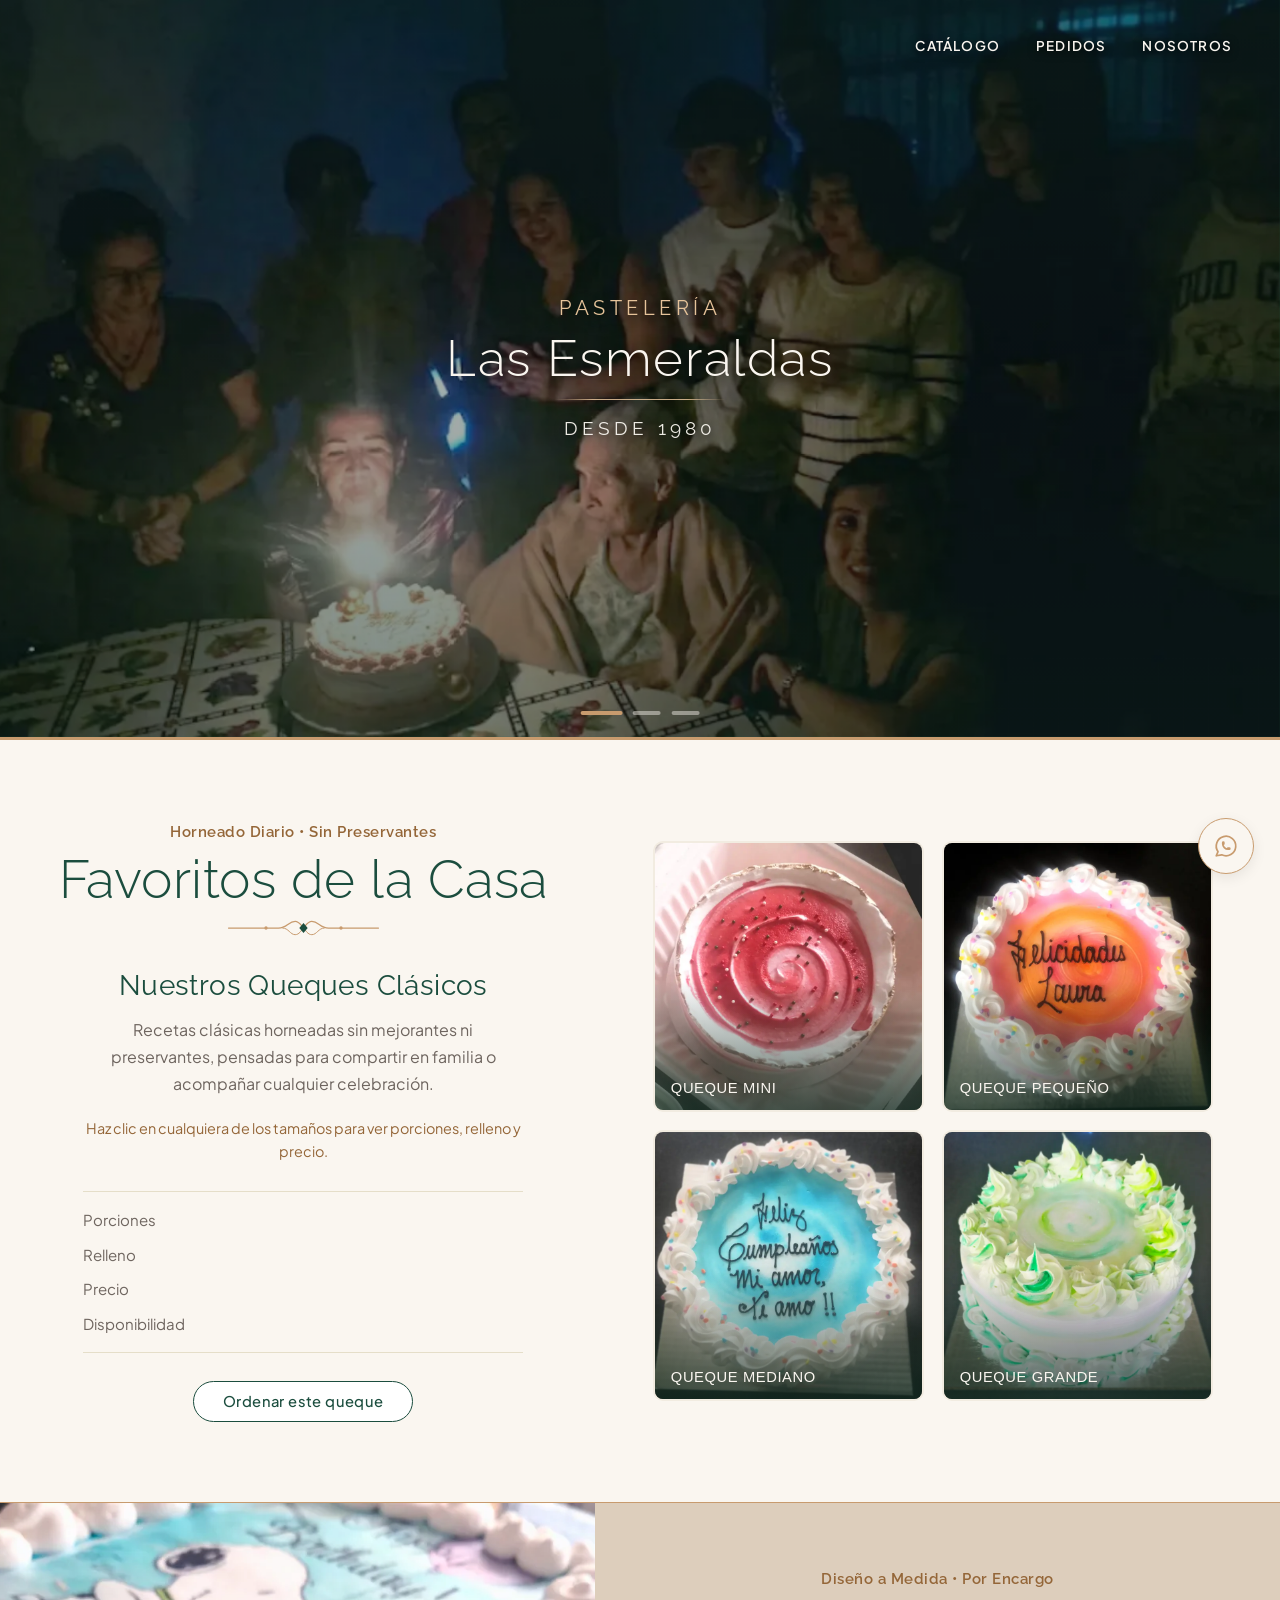
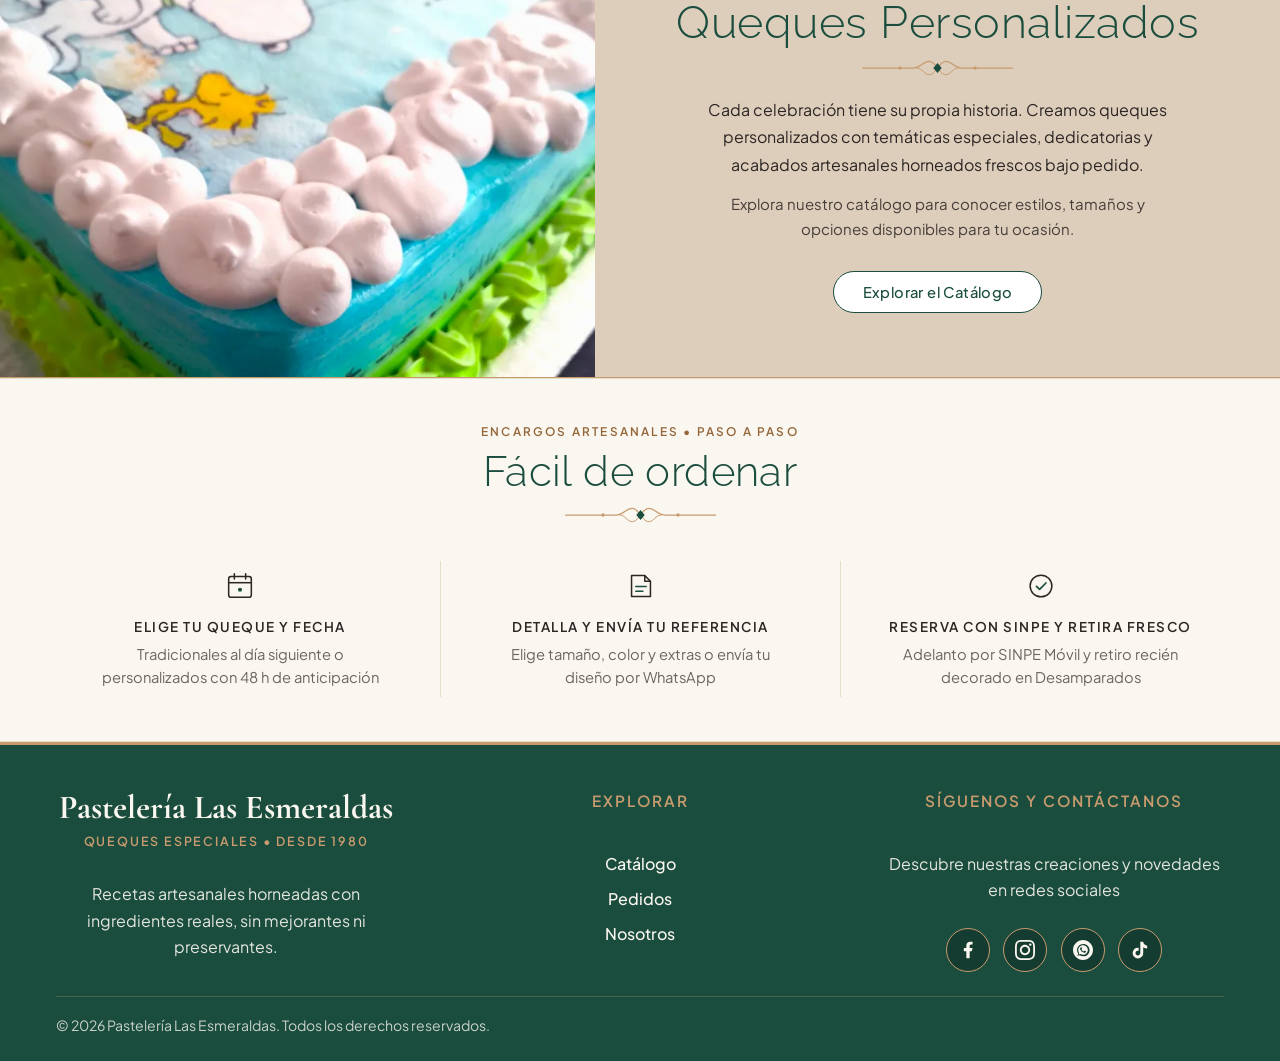
<file: index.html>
<!DOCTYPE html>
<html lang="es">
<head>
  <meta charset="UTF-8">
  <meta name="viewport" content="width=device-width, initial-scale=1.0">
  <title>Pastelería Las Esmeraldas | Queques Especiales</title>
  <link rel="preconnect" href="https://fonts.googleapis.com">
  <link rel="preconnect" href="https://fonts.gstatic.com" crossorigin>
  <link href="https://fonts.googleapis.com/css2?family=Raleway:wght@200;400;500&display=swap" rel="stylesheet">
  <link rel="stylesheet" href="styles.css">
</head>
<body>

 <!-- 1 y 2. Portada Unificada: Navbar Integrado + Hero Editorial -->
  <div class="portada-unificada" id="portadaUnificada">

    <!-- Navbar transparente sobre el Hero (al bajar muestra el logo compacto a la izquierda) -->
    <header class="navbar navbar-hero" id="navbarPrincipal">
      <div class="navbar-inner">
        <a href="index.html" class="logo-link logo-texto logo-navbar" aria-label="Pastelería Las Esmeraldas, inicio">
          <span class="logo-pre">Pastelería</span>
          <span class="logo-marca">Las Esmeraldas</span>
          <span class="logo-anio">Desde 1980</span>
        </a>

        <nav class="nav-links" aria-label="Navegación principal">
          <a href="catalogo.html">Catálogo</a>
          <a href="pedidos.html">Pedidos</a>
          <a href="nosotros.html">Nosotros</a>
        </nav>
      </div>
    </header>

    <!-- Hero Editorial Rotativo -->
    <section class="hero-slider" id="heroSlider" aria-roledescription="carrusel" aria-label="Destacados principales">

      <!-- Slide 1: Portada limpia con el Logo en el centro -->
      <article class="hero-slide activa slide-historia slide-portada-logo">
        <h1 class="sr-only">Pastelería Las Esmeraldas - Desde 1980</h1>
        <div class="hero-logo-central" aria-hidden="true">
          <span class="logo-pre">Pastelería</span>
          <span class="logo-marca">Las Esmeraldas</span>
          <span class="logo-anio">Desde 1980</span>
        </div>
      </article>

      <!-- Slide 2: Catálogo -->
      <article class="hero-slide slide-catalogo" aria-hidden="true">
        <div class="hero-contenido">
          <h2>Nuestro Catálogo Artesanal</h2>
          <div class="hero-ornamento" aria-hidden="true"></div>
          <p>
            Desde queques para compartir en familia o grandes celebraciones hasta arrollados,
            tres leches y flan de coco, elaborados con ingredientes reales.
          </p>
          <div class="hero-botones">
            <a href="catalogo.html" class="btn btn-hero">Explorar Catálogo</a>
          </div>
        </div>
      </article>

      <!-- Slide 3: Queques Personalizados -->
      <article class="hero-slide slide-personalizados" aria-hidden="true">
        <div class="hero-contenido">
          <h2>Queques Personalizados para tus Celebraciones</h2>
          <div class="hero-ornamento" aria-hidden="true"></div>
          <p>
            Bodas, temáticas especiales, impresión en hoja de arroz, números de chocolate o confitillo
            sobre el tamaño de queque que prefieras.
          </p>
          <div class="hero-botones">
            <a href="catalogo.html#personalizados" class="btn btn-hero">Explorar Personalizados</a>
          </div>
        </div>
      </article>

      <!-- Indicadores inferiores discretos -->
      <div class="hero-indicadores" role="tablist" aria-label="Seleccionar diapositiva">
        <button type="button" class="hero-dot activa" data-slide="0" aria-label="Portada"></button>
        <button type="button" class="hero-dot" data-slide="1" aria-label="Catálogo"></button>
        <button type="button" class="hero-dot" data-slide="2" aria-label="Personalizados"></button>
      </div>
    </section>

  </div>

 <!-- 3. Favoritos de la Casa (Estilo Editorial 2x2) -->

  <section id="destacados" class="contenedor contenedor-amplio seccion-favoritos">
    <div class="favoritos-layout">

      <!-- Columna Izquierda: Panel de información dinámico -->
      <div class="favoritos-panel" aria-live="polite">
        <span class="eyebrow-seccion favoritos-eyebrow">Horneado Diario • Sin Preservantes</span>
        <h2 class="titulo-seccion favoritos-titulo-principal">Favoritos de la Casa</h2>

        <h3 id="fav-titulo" class="favoritos-titulo">Nuestros Queques Clásicos</h3>
        <p id="fav-descripcion" class="favoritos-descripcion">
          Recetas clásicas horneadas sin mejorantes ni preservantes, pensadas para compartir en familia o acompañar cualquier celebración.
        </p>

        <!-- Aviso inicial (se oculta al elegir un queque) -->
        <p id="fav-hint" class="favoritos-hint">
          Haz clic en cualquiera de los tamaños para ver porciones, relleno y precio.
        </p>

        <!-- Detalles del queque seleccionado (oculto al inicio) -->
        <div id="fav-detalles" class="favoritos-detalles" hidden>
          <div class="fav-dato"><span>Porciones</span><strong id="fav-porciones"></strong></div>
          <div class="fav-dato"><span>Relleno</span><strong id="fav-relleno"></strong></div>
          <div class="fav-dato"><span>Precio</span><strong id="fav-precio"></strong></div>
          <div class="fav-dato"><span>Disponibilidad</span><strong id="fav-tiempo"></strong></div>
        </div>

        <div class="favoritos-acciones">
          <a id="fav-btn-ordenar" href="pedidos.html" class="btn btn-primario" hidden>
            Ordenar este queque
          </a>
        </div>
      </div>

      <!-- Columna Derecha: Cuadrícula 2x2 de los 4 tamaños -->
      <div class="favoritos-mosaico">

        <!-- 1. Queque Mini (ajusta imagen, porciones y precio) -->
        <button
          type="button"
          class="favorito-tile"
          data-producto="Queque Mini"
          data-porciones-num="2"
          data-precio-num="4000"
          data-etiqueta="Decoración Tradicional · Tamaño Mini"
          data-porciones="2 porciones"
          data-relleno="Leche condensada con cierto grado de cocción"
          data-precio="₡4000"
          data-tiempo="Disponible o para el día siguiente (colores predeterminados)"
          data-descripcion="Ideal para un detalle especial o una celebración íntima, horneado con nuestra receta clásica artesanal."
        >
          <img src="img/catalogo/qmin.webp" alt="Queque Mini con decoración tradicional">
          <span class="favorito-tile-label">Queque Mini</span>
        </button>

        <!-- 2. Queque Pequeño -->
        <button
          type="button"
          class="favorito-tile"
          data-producto="Queque Pequeño"
          data-porciones-num="10"
          data-precio-num="10500"
          data-etiqueta="Decoración Tradicional · Más vendido"
          data-porciones="10 a 12 porciones"
          data-relleno="Leche condensada con cierto grado de cocción"
          data-precio="₡10.500"
          data-tiempo="Disponible o para el día siguiente (colores predeterminados)"
          data-descripcion="Uno de los favoritos de la casa para reuniones familiares. Masa clásica horneada con harina, huevos, leche y mantequilla reales."
        >
          <img src="img/catalogo/qpeq.webp" alt="Queque Pequeño con decoración tradicional">
          <span class="favorito-tile-label">Queque Pequeño</span>
        </button>

        <!-- 3. Queque Mediano -->
        <button
          type="button"
          class="favorito-tile"
          data-producto="Queque Mediano"
          data-porciones-num="12"
          data-precio-num="13000"
          data-etiqueta="Decoración Tradicional · Más vendido"
          data-porciones="12 a 14 porciones"
          data-relleno="Leche condensada con cierto grado de cocción"
          data-precio="₡13.000"
          data-tiempo="Disponible o para el día siguiente (colores predeterminados)"
          data-descripcion="Equilibrio perfecto entre tamaño y sabor artesanal para celebraciones en casa, con receta tradicional sin preservantes."
        >
          <img src="img/catalogo/qmed.webp" alt="Queque Mediano con decoración tradicional">
          <span class="favorito-tile-label">Queque Mediano</span>
        </button>

        <!-- 4. Queque Grande (ajusta imagen, porciones y precio) -->
        <button
          type="button"
          class="favorito-tile"
          data-producto="Queque Grande"
          data-porciones-num="20"
          data-precio-num="17000"
          data-etiqueta="Decoración Tradicional · Para compartir"
          data-porciones="18 a 20 porciones"
          data-relleno="Leche condensada con cierto grado de cocción"
          data-precio="₡17.000"
          data-tiempo="Encargar con anticipación (colores predeterminados)"
          data-descripcion="Pensado para fiestas y reuniones grandes, manteniendo el sabor casero y la suavidad de nuestra receta tradicional."
        >
          <img src="img/catalogo/qgrd.webp" alt="Queque Grande con decoración tradicional">
          <span class="favorito-tile-label">Queque Grande</span>
        </button>

      </div>
    </div>
  </section>

    <!-- 4 Franja Promocional: Queques Personalizados (Imagen Izquierda + Texto Derecha) -->

<section class="franja-personalizados" aria-labelledby="titulo-personalizados">
  <div class="franja-personalizados-grid">

    <!-- Columna Izquierda: Imagen ocupando todo el alto de la franja -->
    <div class="franja-personalizados-media">
      <img
        src="img/personalizados/personalizados.webp"
        alt="Queque personalizado artesanal decorado a mano en Pastelería Las Esmeraldas"
      >
    </div>

    <!-- Columna Derecha: Texto e invitación al catálogo -->
    <div class="franja-personalizados-texto">
      <span class="eyebrow-seccion franja-eyebrow">Diseño a Medida • Por Encargo</span>
      <h2 id="titulo-personalizados" class="franja-titulo">Queques Personalizados</h2>
      <p class="franja-descripcion">
        Cada celebración tiene su propia historia. Creamos queques personalizados con temáticas especiales, dedicatorias y acabados artesanales horneados frescos bajo pedido.
      </p>
      <p class="franja-nota">
        Explora nuestro catálogo para conocer estilos, tamaños y opciones disponibles para tu ocasión.
      </p>
      <div class="franja-acciones">
        <a href="catalogo.html" class="btn btn-primario">Explorar el Catálogo</a>
      </div>
    </div>

  </div>
</section>


  <!-- 4. Banda de Proceso en 3 Pasos ("Fácil de ordenar") -->

  <section class="pasos-banda" id="como-ordenar">
  <div class="pasos-encabezado-compacto">
    <span class="pasos-eyebrow">ENCARGOS ARTESANALES • PASO A PASO</span>
    <h2 class="pasos-titulo-banda">Fácil de ordenar</h2>
  </div>

  <div class="pasos-tres-columnas">

    <article class="paso-columna">
      <span class="paso-icono-top" aria-hidden="true">
        <svg viewBox="0 0 36 36" fill="none" xmlns="http://www.w3.org/2000/svg">
          <rect x="6" y="8" width="24" height="22" rx="2.5" stroke="currentColor" stroke-width="1.6"/>
          <path d="M6 14.5H30" stroke="currentColor" stroke-width="1.6"/>
          <path d="M12 5V10.5M24 5V10.5" stroke="currentColor" stroke-width="1.6" stroke-linecap="round"/>
          <circle cx="18" cy="22" r="2.2" fill="#1B4D3E"/>
        </svg>
      </span>
      <h3>ELIGE TU QUEQUE Y FECHA</h3>
      <p>Tradicionales al día siguiente o personalizados con 48 h de anticipación</p>
    </article>

    <article class="paso-columna">
      <span class="paso-icono-top" aria-hidden="true">
        <svg viewBox="0 0 36 36" fill="none" xmlns="http://www.w3.org/2000/svg">
          <path d="M8 7H22L28 13V29H8V7Z" stroke="currentColor" stroke-width="1.6" stroke-linejoin="round"/>
          <path d="M22 7V13H28" stroke="currentColor" stroke-width="1.6" stroke-linejoin="round"/>
          <path d="M12.5 18.5H23.5M12.5 23.5H20" stroke="#1B4D3E" stroke-width="1.6" stroke-linecap="round"/>
        </svg>
      </span>
      <h3>DETALLA Y ENVÍA TU REFERENCIA</h3>
      <p>Elige tamaño, color y extras o envía tu diseño por WhatsApp</p>
    </article>

    <article class="paso-columna">
      <span class="paso-icono-top" aria-hidden="true">
        <svg viewBox="0 0 36 36" fill="none" xmlns="http://www.w3.org/2000/svg">
          <circle cx="18" cy="18" r="11.5" stroke="currentColor" stroke-width="1.6"/>
          <path d="M13.2 18.3L16.5 21.6L23.2 14.8" stroke="#1B4D3E" stroke-width="1.8" stroke-linecap="round" stroke-linejoin="round"/>
        </svg>
      </span>
      <h3>RESERVA CON SINPE Y RETIRA FRESCO</h3>
      <p>Adelanto por SINPE Móvil y retiro recién decorado en Desamparados</p>
    </article>

  </div>
</section>

  <!-- 7. Pie de Página y Contacto -->

  <footer id="contacto" class="footer-editorial">
    <div class="footer-grid">
      <!-- Columna 1: Identidad -->
      <div class="footer-col footer-marca">
        <h3>Pastelería Las Esmeraldas</h3>
        <span class="footer-sub">Queques Especiales • Desde 1980</span>
        <p>
          Recetas artesanales horneadas con ingredientes reales, sin mejorantes ni preservantes.
        </p>
      </div>

      <!-- Columna 2: Navegación -->
      <nav class="footer-col footer-nav" aria-label="Enlaces del pie de página">
        <h4>Explorar</h4>
        <ul>
          <li><a href="catalogo.html">Catálogo</a></li>
          <li><a href="pedidos.html">Pedidos</a></li>
          <li><a href="nosotros.html">Nosotros</a></li>
        </ul>
      </nav>

      <!-- Columna 3: Redes Sociales -->
      <div class="footer-col footer-social">
        <h4>Síguenos y Contáctanos</h4>
        <p>Descubre nuestras creaciones y novedades en redes sociales</p>

        <div class="footer-social-links">
          <!-- Facebook -->
          <a
            href="https://www.facebook.com/"
            target="_blank"
            rel="noopener noreferrer"
            class="social-btn"
            aria-label="Facebook de Pastelería Las Esmeraldas"
            title="Facebook"
          >
            <svg width="20" height="20" viewBox="0 0 24 24" aria-hidden="true">
              <path d="M14 13.5h2.5l1-4H14v-2c0-1.03 0-2 2-2h1.5V2.14c-.326-.043-1.557-.14-2.857-.14C11.928 2 10 3.657 10 6.7v2.8H7v4h3V22h4v-8.5z"/>
            </svg>
          </a>

          <!-- Instagram -->
          <a
            href="https://www.instagram.com/"
            target="_blank"
            rel="noopener noreferrer"
            class="social-btn"
            aria-label="Instagram de Pastelería Las Esmeraldas"
            title="Instagram"
          >
            <svg width="20" height="20" viewBox="0 0 24 24" aria-hidden="true">
              <path d="M12 2.163c3.204 0 3.584.012 4.85.07 3.252.148 4.771 1.691 4.919 4.919.058 1.265.069 1.645.069 4.849 0 3.205-.012 3.584-.069 4.849-.149 3.225-1.664 4.771-4.919 4.919-1.266.058-1.644.07-4.85.07-3.204 0-3.584-.012-4.849-.07-3.26-.149-4.771-1.699-4.919-4.92-.058-1.265-.07-1.644-.07-4.849 0-3.204.013-3.583.07-4.849.149-3.227 1.664-4.771 4.919-4.919 1.266-.057 1.645-.069 4.849-.069zm0-2.163c-3.259 0-3.667.014-4.947.072-4.358.2-6.78 2.618-6.98 6.98-.059 1.281-.073 1.689-.073 4.948 0 3.259.014 3.668.072 4.948.2 4.358 2.618 6.78 6.98 6.98 1.281.058 1.689.072 4.948.072 3.259 0 3.668-.014 4.948-.072 4.354-.2 6.782-2.618 6.979-6.98.059-1.28.073-1.689.073-4.948 0-3.259-.014-3.667-.072-4.947-.196-4.354-2.617-6.78-6.979-6.98-1.281-.059-1.69-.073-4.949-.073zm0 5.838c-3.403 0-6.162 2.759-6.162 6.162s2.759 6.163 6.162 6.163 6.162-2.759 6.162-6.163c0-3.403-2.759-6.162-6.162-6.162zm0 10.162c-2.209 0-4-1.79-4-4 0-2.209 1.791-4 4-4s4 1.791 4 4c0 2.21-1.791 4-4 4zm6.406-11.845c-.796 0-1.441.645-1.441 1.44s.645 1.44 1.441 1.44c.795 0 1.439-.645 1.439-1.44s-.644-1.44-1.439-1.44z"/>
            </svg>
          </a>

          <!-- WhatsApp -->
          <a
            href="https://wa.me/50684267372?text=Hola%20Pasteler%C3%ADa%20Las%20Esmeraldas%2C%20me%20gustar%C3%ADa%20consultar%20por%20un%20pedido."
            target="_blank"
            rel="noopener noreferrer"
            class="social-btn"
            aria-label="WhatsApp de Pastelería Las Esmeraldas"
            title="WhatsApp"
          >
            <svg width="20" height="20" viewBox="0 0 24 24" aria-hidden="true">
              <path d="M12.031 6.172c-3.181 0-5.767 2.586-5.768 5.766-.001 1.298.38 2.27 1.019 3.287l-.582 2.128 2.182-.573c.978.58 1.911.928 3.145.929 3.178 0 5.767-2.587 5.768-5.766.001-3.187-2.575-5.77-5.764-5.771zm3.392 8.244c-.144.405-.837.774-1.17.824-.299.045-.677.063-1.092-.069-.252-.08-.575-.187-.988-.365-1.739-.751-2.874-2.502-2.961-2.617-.087-.116-.708-.94-.708-1.793s.448-1.273.607-1.446c.159-.173.346-.217.462-.217l.332.006c.106.005.249-.04.39.298.144.347.491 1.2.534 1.287.043.087.072.188.014.304-.058.116-.087.188-.173.289l-.26.304c-.087.086-.177.18-.076.354.101.174.449.741.964 1.201.662.591 1.221.774 1.394.86s.274.072.376-.043c.101-.116.433-.506.549-.68.116-.173.231-.145.39-.087s1.011.477 1.184.564.289.13.332.202c.045.072.045.419-.1.824zM12 0C5.373 0 0 5.373 0 12s5.373 12 12 12 12-5.373 12-12S18.627 0 12 0zm.031 19.385c-1.454 0-2.796-.42-3.928-1.144l-2.742.72.732-2.671c-.798-1.184-1.264-2.607-1.263-4.143.002-4.132 3.366-7.495 7.499-7.495 2.004.001 3.887.781 5.302 2.198 1.416 1.417 2.195 3.301 2.194 5.304-.002 4.133-3.367 7.495-7.494 7.495z"/>
            </svg>
          </a>

          <!-- TikTok -->
          <a
            href="https://www.tiktok.com/"
            target="_blank"
            rel="noopener noreferrer"
            class="social-btn"
            aria-label="TikTok de Pastelería Las Esmeraldas"
            title="TikTok"
          >
            <svg width="20" height="20" viewBox="0 0 24 24" aria-hidden="true">
              <path d="M19.59 6.69a4.83 4.83 0 0 1-3.77-4.25V2h-3.45v13.67a2.89 2.89 0 0 1-5.2 1.74 2.89 2.89 0 0 1 2.31-4.64 2.93 2.93 0 0 1 .88.13V9.4a6.84 6.84 0 0 0-1-.05A6.33 6.33 0 0 0 5 20.1a6.34 6.34 0 0 0 10.86-4.43v-7a8.16 8.16 0 0 0 4.77 1.52v-3.4a4.85 4.85 0 0 1-1-.1z"/>
            </svg>
          </a>
        </div>
      </div>
    </div> <!-- Aquí es donde debe cerrar .footer-grid -->
    <div class="footer-base">
      <p>&copy; 2026 Pastelería Las Esmeraldas. Todos los derechos reservados.</p>
    </div>
  </footer>

  <script src="script.js"></script>

  <a
    href="https://wa.me/50684267372?text=Hola%2C%20tengo%20una%20consulta%20sobre%20Pasteler%C3%ADa%20Las%20Esmeraldas."
    class="whatsapp-flotante"
    target="_blank"
    rel="noopener noreferrer"
    aria-label="Consultar por WhatsApp"
    title="Escríbenos por WhatsApp"
  >
    <svg viewBox="0 0 24 24" fill="none" stroke="currentColor" stroke-width="1.6" stroke-linecap="round" stroke-linejoin="round" aria-hidden="true">
      <path d="M3 21l1.65 -3.8a9 9 0 1 1 3.4 2.9l-5.05 .9" />
      <path d="M9 10a.5 .5 0 0 0 1 0v-1a.5 .5 0 0 0 -1 0v1a5 5 0 0 0 5 5h1a.5 .5 0 0 0 0 -1h-1a.5 .5 0 0 0 0 1" />
    </svg>
  </a>

</body>
</html>
</file>
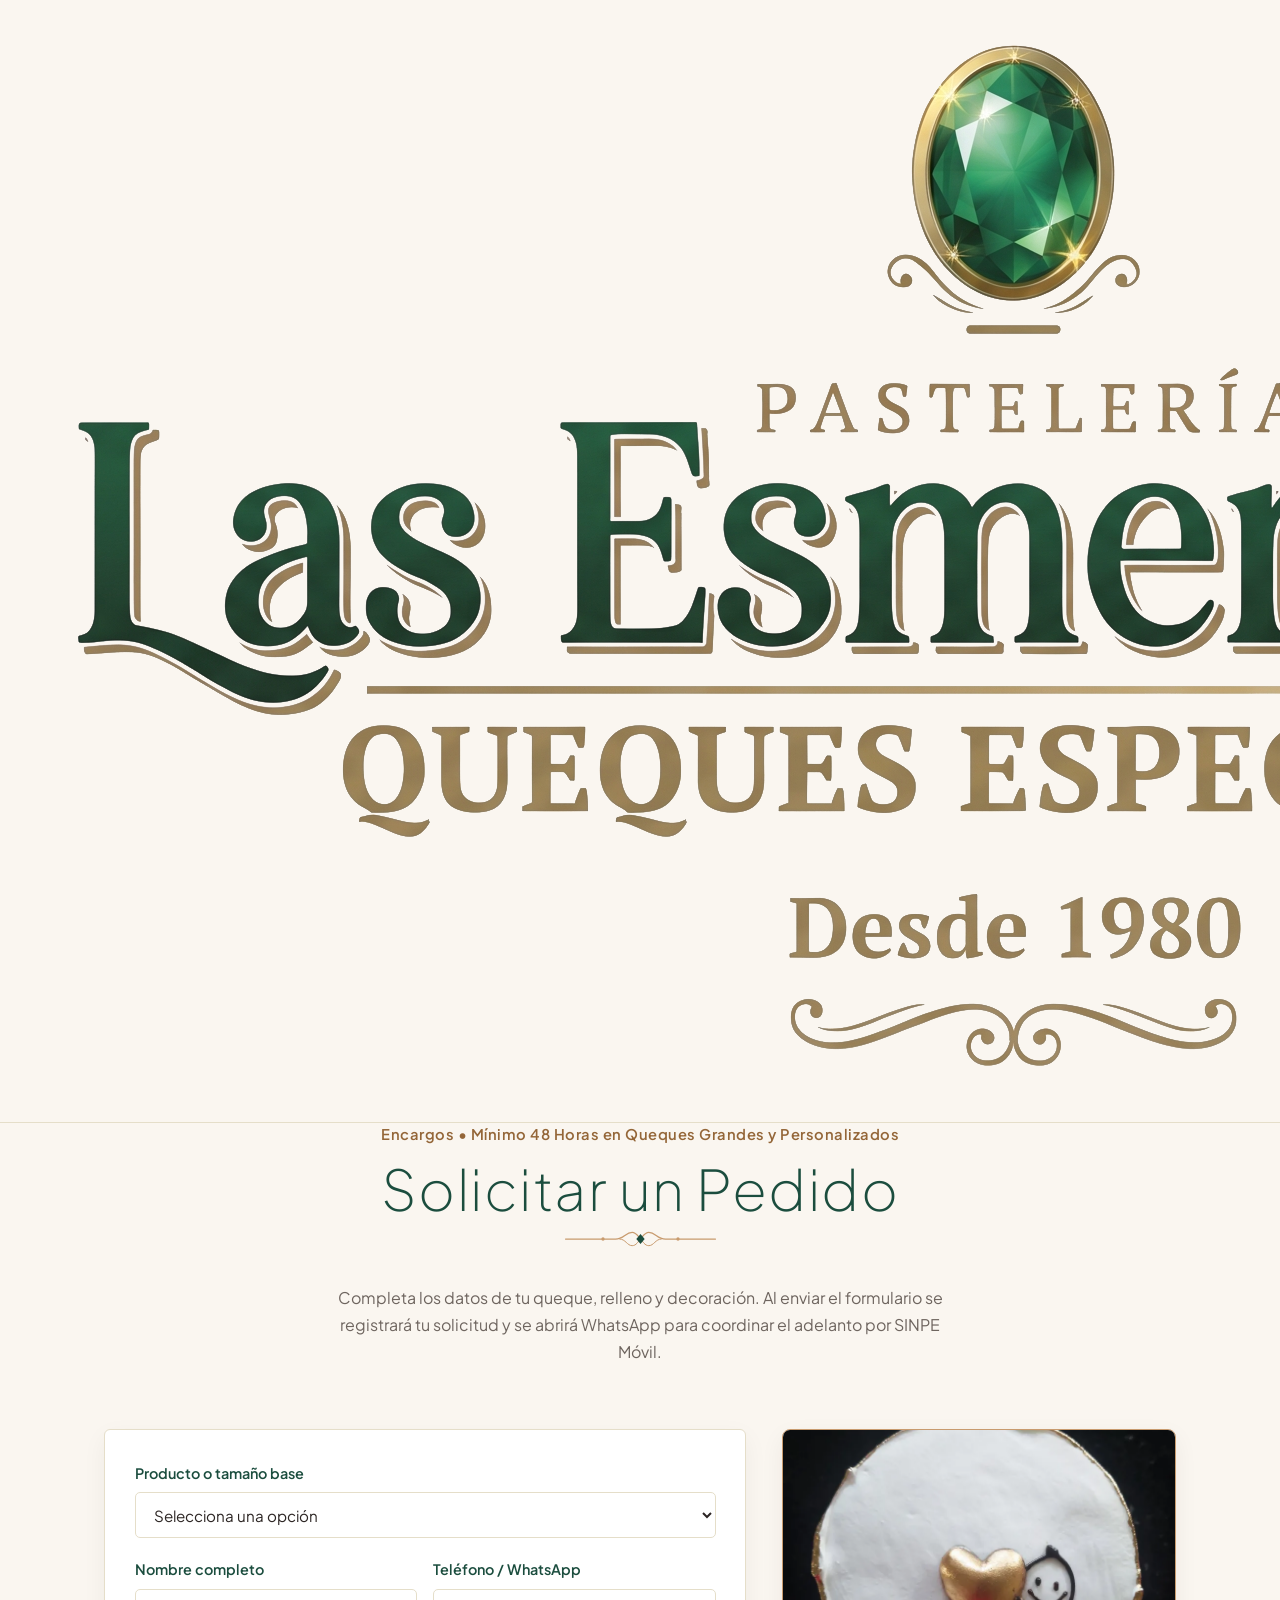
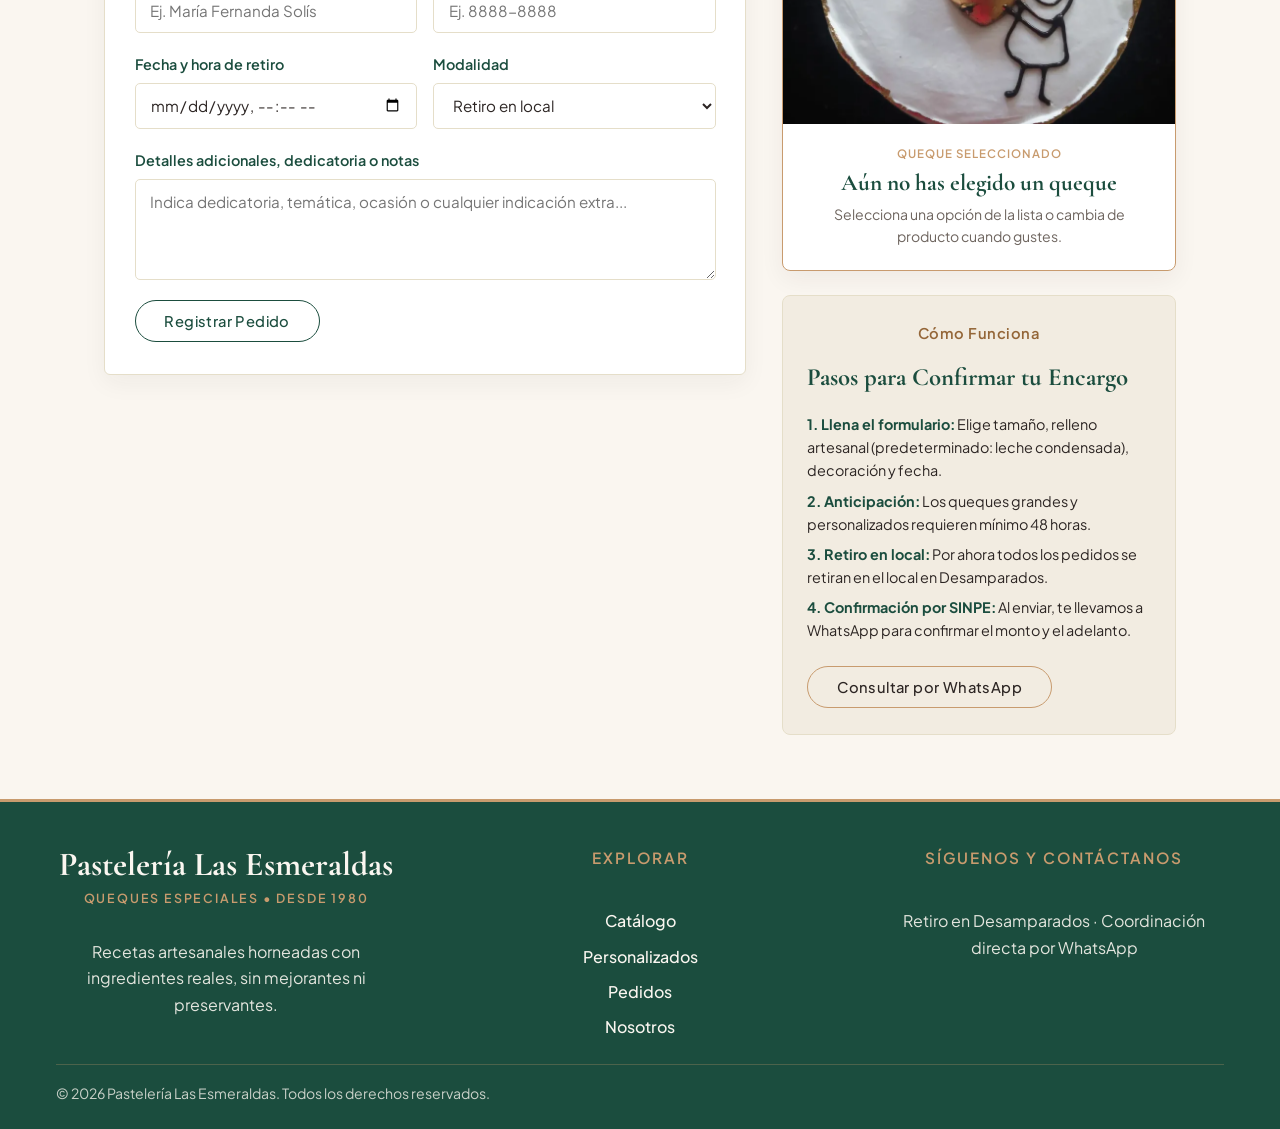
<file: pedidos.html>
<!DOCTYPE html>
<html lang="es">
<head>
  <meta charset="UTF-8">
  <meta name="viewport" content="width=device-width, initial-scale=1.0">
  <title>Hacer Pedido | Pastelería Las Esmeraldas</title>
  <link rel="stylesheet" href="styles.css">
</head>
<body>

  <!-- 1. Encabezado / Navbar -->
  <header class="navbar">
    <div class="navbar-inner">
      <a href="index.html" class="logo-link">
        <img src="img/logo-clasico.png" alt="Pastelería Las Esmeraldas - Queques Especiales" class="logo-img">
      </a>
      <nav class="nav-links">
        <a href="catalogo.html">Catálogo</a>
        <a href="personalizados.html">Personalizados</a>
        <a href="pedidos.html" aria-current="page">Pedidos</a>
        <a href="nosotros.html">Nosotros</a>
      </nav>
    </div>
  </header>

  <main>
    <!-- Encabezado Editorial -->
    <section class="catalogo-hero">
      <div class="catalogo-hero-inner">
        <div class="catalogo-hero-centro">
          <span class="eyebrow-seccion">Encargos • Mínimo 48 Horas en Queques Grandes y Personalizados</span>
          <h1 class="titulo-seccion catalogo-titulo">Solicitar un Pedido</h1>
          <p class="subtitulo-seccion catalogo-subtitulo">
            Completa los datos de tu queque, relleno y decoración. Al enviar el formulario se registrará tu solicitud y se abrirá WhatsApp para coordinar el adelanto por SINPE Móvil.
          </p>
        </div>
      </div>
    </section>

    <!-- Formulario + Columna Lateral Fija -->
    <section id="pedidos" class="contenedor pers-bloque">
      <div class="pedidos-layout">
        <!-- Columna Izquierda: Formulario -->
        <form id="formularioPedido" class="pedidos-form-caja" novalidate>

          <div class="campo-grupo">
            <label for="producto">Producto o tamaño base</label>
            <select id="producto" name="producto" required>
              <option value="" disabled selected>Selecciona una opción</option>
              <option value="Queque Mini" data-porciones="2 porciones" data-precio="4000">Queque Mini (2 porciones · ₡4000)</option>
              <option value="Queque Pequeño" data-porciones="12 porciones" data-precio="10500">Queque Pequeño (12 porciones · ₡10 500)</option>
              <option value="Queque Mediano" data-porciones="14 porciones" data-precio="13000">Queque Mediano (14 porciones · ₡13 000)</option>
              <option value="Queque Grande" data-porciones="20 porciones" data-precio="17000">Queque Grande (20 porciones · ₡17 000)</option>
              <option value="Queque mayor a 20 porciones" data-porciones="Por definir" data-precio="Por definir">Más de 20 porciones / Varios pisos</option>
              <option value="Queque Personalizado" data-porciones="Por definir" data-precio="Por definir">Queque Personalizado</option>
            </select>
          </div>

          <div id="panel-porciones-pedido" class="calc-panel-pedido oculto">
            <div class="calc-controles calc-controles-compacto">
              <div class="calc-input-wrap">
                <label for="calc-porciones-ped">¿Para cuántas porciones necesitas el queque?</label>
                <input type="number" id="calc-porciones-ped" min="1" max="500" inputmode="numeric" placeholder="Ej. 30, 55, 85">
              </div>

              <label class="calc-check">
                <input type="checkbox" id="calc-pisos-ped">
                Lo quiero en varios pisos
              </label>
            </div>

            <div id="calc-resultado-ped" class="calc-resultado oculto" aria-live="polite"></div>

            <details id="calc-manual-wrap-ped" class="calc-manual oculto">
              <summary>Ajustar pisos manualmente</summary>
              <div class="calc-manual-grid">
                <div class="campo-grupo">
                  <label for="calc-piso1-ped">Piso 1 (Base)</label>
                  <select id="calc-piso1-ped"></select>
                </div>
                <div class="campo-grupo">
                  <label for="calc-piso2-ped">Piso 2 (Menor a la base)</label>
                  <select id="calc-piso2-ped"></select>
                </div>
                <div class="campo-grupo">
                  <label for="calc-piso3-ped">Piso 3 (Opcional)</label>
                  <select id="calc-piso3-ped"></select>
                </div>
              </div>
            </details>
          </div>

          <!-- Opciones específicas de Queque (controladas por script.js) -->
          <div id="opciones-queque" class="oculto">
            <div class="campo-grupo">
              <span class="campo-etiqueta">Tipo de decoración</span>
              <div class="radio-fila">
                <label><input type="radio" name="tipo_decoracion" value="Tradicional" checked> Tradicional</label>
                <label><input type="radio" name="tipo_decoracion" value="Personalizado"> Personalizado</label>
              </div>
            </div>

            <div id="relleno-tradicional-nota" class="campo-grupo">
              <span class="campo-etiqueta">Relleno artesanal</span>
              <p class="color-elegido-texto">Leche condensada <strong>(Predeterminado)</strong></p>
            </div>

            <div id="relleno-personalizado-grupo" class="campo-grupo oculto">
              <label for="relleno">Relleno artesanal</label>
              <select id="relleno" name="relleno">
                <option value="Leche condensada" selected>Leche condensada (Predeterminado)</option>
                <option value="Jalea de fresa artesanal">Jalea de fresa artesanal</option>
                <option value="Jalea de piña artesanal">Jalea de piña artesanal</option>
                <option value="Leche condensada con coco">Leche condensada con coco</option>
                <option value="Leche condensada con higos">Leche condensada con higos</option>
              </select>
            </div>

            <!-- Paleta selección colores circulares -->
            <div class="campo-grupo">
              <span class="campo-etiqueta">Color principal del lustre</span>
              <div class="colores-fila">
                <button type="button" class="color-btn color-circulo" data-color="Blanco" title="Blanco" aria-label="Blanco" style="--swatch: #ffffff;"></button>
                <button type="button" class="color-btn color-circulo" data-color="Rosado" title="Rosado" aria-label="Rosado" style="--swatch: #F2B8C6;"></button>
                <button type="button" class="color-btn color-circulo" data-color="Celeste" title="Celeste" aria-label="Celeste" style="--swatch: #A9D0E6;"></button>
                <button type="button" class="color-btn color-circulo" data-color="Lila" title="Lila" aria-label="Lila" style="--swatch: #D2BCE8;"></button>
                <button type="button" class="color-btn color-circulo" data-color="Amarillo" title="Amarillo" aria-label="Amarillo" style="--swatch: #F6DF96;"></button>
                <button type="button" class="color-btn color-circulo" data-color="Verde" title="Verde" aria-label="Verde" style="--swatch: #04cc90;"></button>
                <button type="button" class="color-btn color-btn-otro" data-color="Otro">+ Otro</button>
              </div>
              <span id="color-elegido-texto" class="color-elegido-texto">Color seleccionado: <strong>Sin seleccionar</strong></span>
              <input type="hidden" id="color_seleccionado" name="color_seleccionado" value="">
              <input type="text" id="color_otro" name="color_otro" class="oculto" placeholder="Especifica el color deseado">
            </div>

            <div id="panel-personalizado" class="oculto">
              <div class="campo-grupo">
                <span class="campo-etiqueta">Técnicas o detalles decorativos</span>
                <div class="extras-grid">
                  <label><input type="checkbox" name="extras_queque" value="Hoja de arroz"> Hoja de arroz</label>
                  <label><input type="checkbox" name="extras_queque" value="Toppers"> Toppers</label>
                  <label><input type="checkbox" name="extras_queque" value="Flores"> Flores</label>
                  <label><input type="checkbox" name="extras_queque" value="Estilo Lambeth"> Estilo Lambeth</label>
                  <label><input type="checkbox" name="extras_queque" value="Dibujo a mano alzada"> Dibujo a mano alzada</label>
                </div>
              </div>

              <div class="campo-grupo">
                <label for="imagen_whatsapp">¿Enviarás imagen de referencia por WhatsApp?</label>
                <select id="imagen_whatsapp" name="imagen_whatsapp">
                  <option value="No">No</option>
                  <option value="Sí, enviaré foto o boceto">Sí, enviaré foto o boceto</option>
                </select>
              </div>
            </div>
          </div>

          <div class="form-fila-doble">
            <div class="campo-grupo">
              <label for="nombre">Nombre completo</label>
              <input type="text" id="nombre" name="nombre" placeholder="Ej. María Fernanda Solís" required>
            </div>

            <div class="campo-grupo">
              <label for="telefono">Teléfono / WhatsApp</label>
              <input type="tel" id="telefono" name="telefono" placeholder="Ej. 8888-8888" required>
            </div>
          </div>

          <div class="form-fila-doble">
            <div class="campo-grupo">
              <label for="fecha">Fecha y hora de retiro</label>
              <input type="datetime-local" id="fecha" name="fecha" required>
              <small id="aviso-fecha" class="oculto">Este encargo requiere al menos 48 horas de anticipación.</small>
            </div>

            <div class="campo-grupo">
              <label for="entrega">Modalidad</label>
              <select id="entrega" name="entrega" required>
                <option value="Retiro en local" selected>Retiro en local</option>
              </select>
            </div>
          </div>

          <input type="hidden" id="monto_estimado" name="monto_estimado" value="Por definir">

          <div class="campo-grupo">
            <label for="detalles">Detalles adicionales, dedicatoria o notas</label>
            <textarea id="detalles" name="detalles" rows="4" placeholder="Indica dedicatoria, temática, ocasión o cualquier indicación extra..."></textarea>
          </div>

          <button type="submit" id="btnEnviar" class="btn btn-primario">Registrar Pedido</button>
        </form>

        <!-- Columna Derecha Fija: Resumen + Guía -->
        <aside class="pedidos-columna-lateral">
          <div id="resumen-seleccion" class="pedido-resumen-seleccion">
            <div class="pedido-resumen-media">
              <img id="resumen-producto-img" src="img/default.webp" alt="Vista previa del queque seleccionado">
            </div>
            <div class="pedido-resumen-texto">
              <span class="pedido-resumen-etiqueta">Queque seleccionado</span>
              <strong id="resumen-producto-nombre">Aún no has elegido un queque</strong>
              <p id="resumen-producto-meta">Selecciona una opción de la lista o cambia de producto cuando gustes.</p>
            </div>
          </div>

          <div class="pedidos-info-lateral">
            <span class="eyebrow-seccion">Cómo Funciona</span>
            <h3>Pasos para Confirmar tu Encargo</h3>
            <ul class="pers-lista-tecnicas">
              <li><strong>1. Llena el formulario:</strong> Elige tamaño, relleno artesanal (predeterminado: leche condensada), decoración y fecha.</li>
              <li><strong>2. Anticipación:</strong> Los queques grandes y personalizados requieren mínimo 48 horas.</li>
              <li><strong>3. Retiro en local:</strong> Por ahora todos los pedidos se retiran en el local en Desamparados.</li>
              <li><strong>4. Confirmación por SINPE:</strong> Al enviar, te llevamos a WhatsApp para confirmar el monto y el adelanto.</li>
            </ul>
            <a
              href="https://wa.me/50684267372?text=Hola%20Pasteler%C3%ADa%20Las%20Esmeraldas%2C%20quisiera%20hacer%20una%20consulta%20sobre%20un%20pedido."
              target="_blank"
              rel="noopener noreferrer"
              class="btn btn-secundario"
            >
              Consultar por WhatsApp
            </a>
          </div>
        </aside>
      </div>
    </section>
  </main>

  <!-- Pie de Página -->
  <footer id="contacto" class="footer-editorial">
    <div class="footer-grid">
      <div class="footer-col footer-marca">
        <h3>Pastelería Las Esmeraldas</h3>
        <span class="footer-sub">Queques Especiales • Desde 1980</span>
        <p>Recetas artesanales horneadas con ingredientes reales, sin mejorantes ni preservantes.</p>
      </div>

      <nav class="footer-col footer-nav" aria-label="Enlaces del pie de página">
        <h4>Explorar</h4>
        <ul>
          <li><a href="catalogo.html">Catálogo</a></li>
          <li><a href="personalizados.html">Personalizados</a></li>
          <li><a href="pedidos.html">Pedidos</a></li>
          <li><a href="nosotros.html">Nosotros</a></li>
        </ul>
      </nav>

      <div class="footer-col footer-social">
        <h4>Síguenos y Contáctanos</h4>
        <p>Retiro en Desamparados · Coordinación directa por WhatsApp</p>
      </div>
    </div>

    <div class="footer-base">
      <p>&copy; 2026 Pastelería Las Esmeraldas. Todos los derechos reservados.</p>
    </div>
  </footer>

  <script src="script.js"></script>
</body>
</html>
</file>
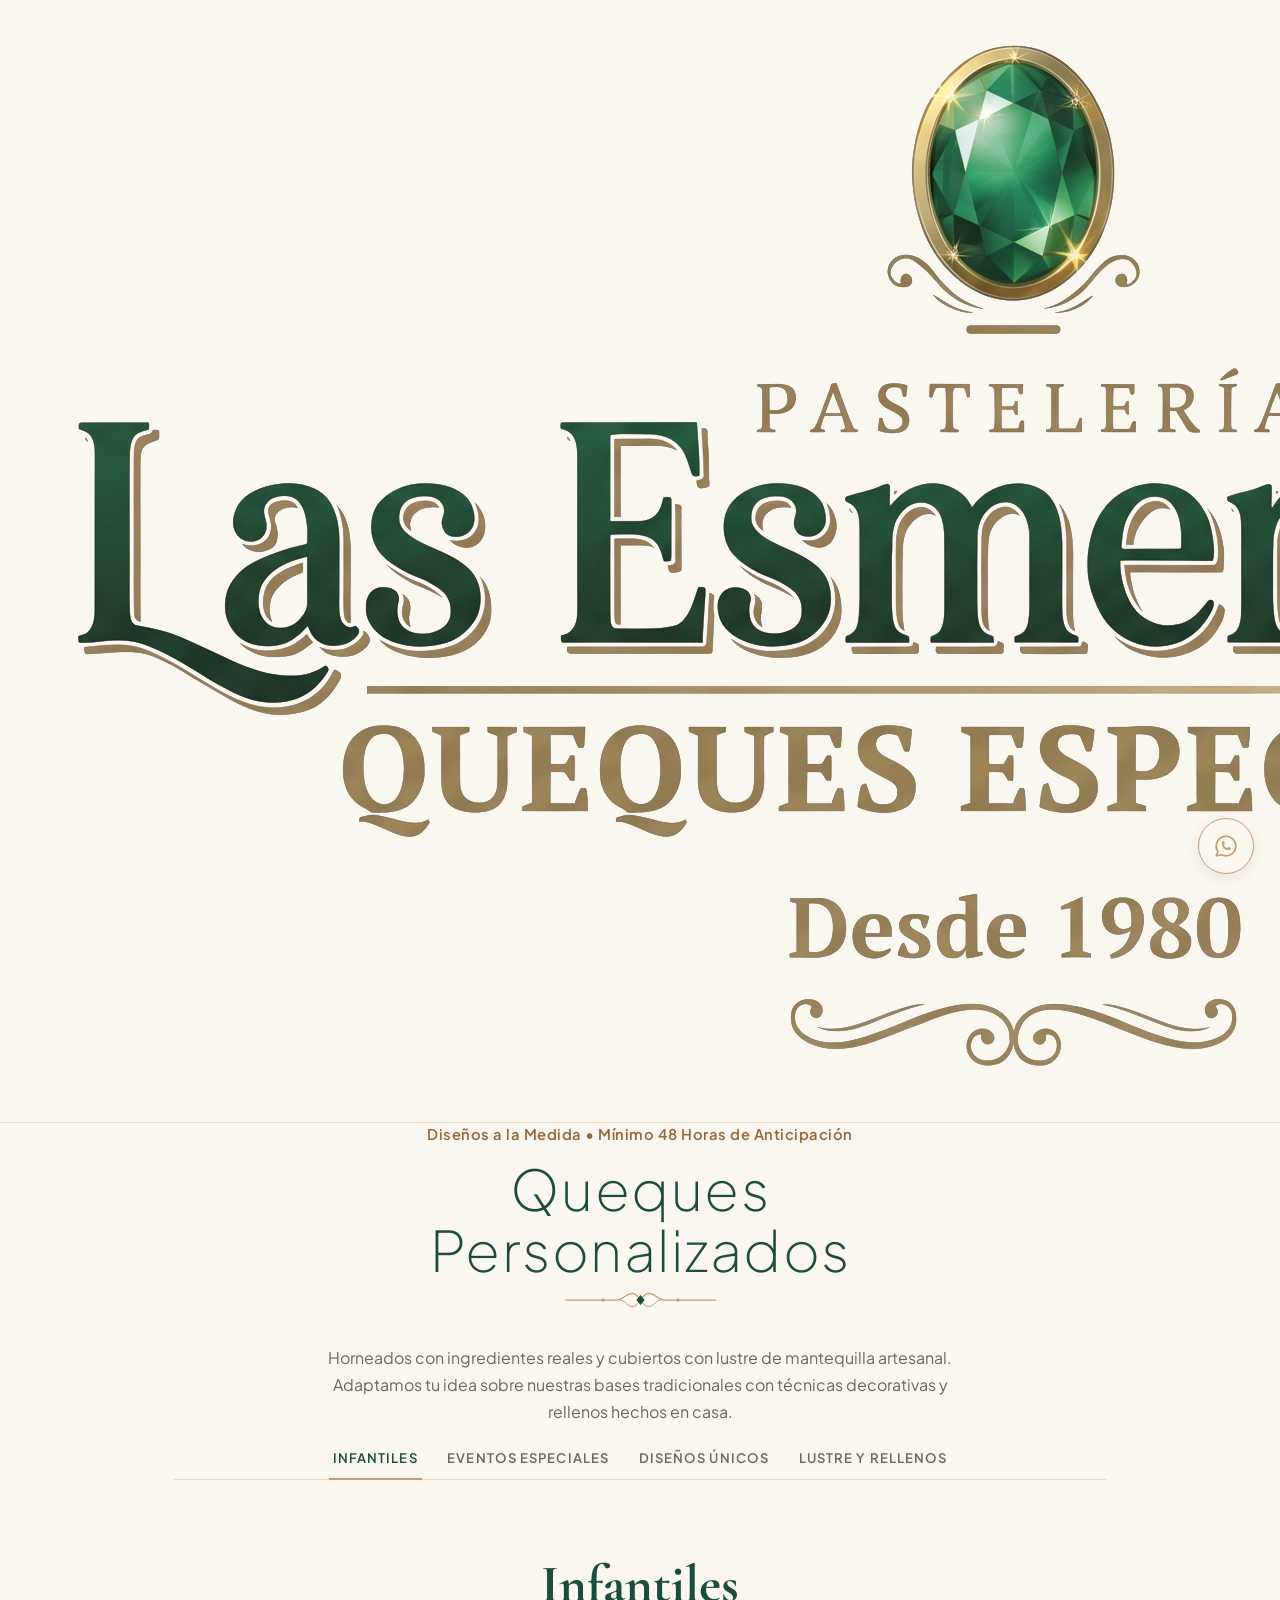
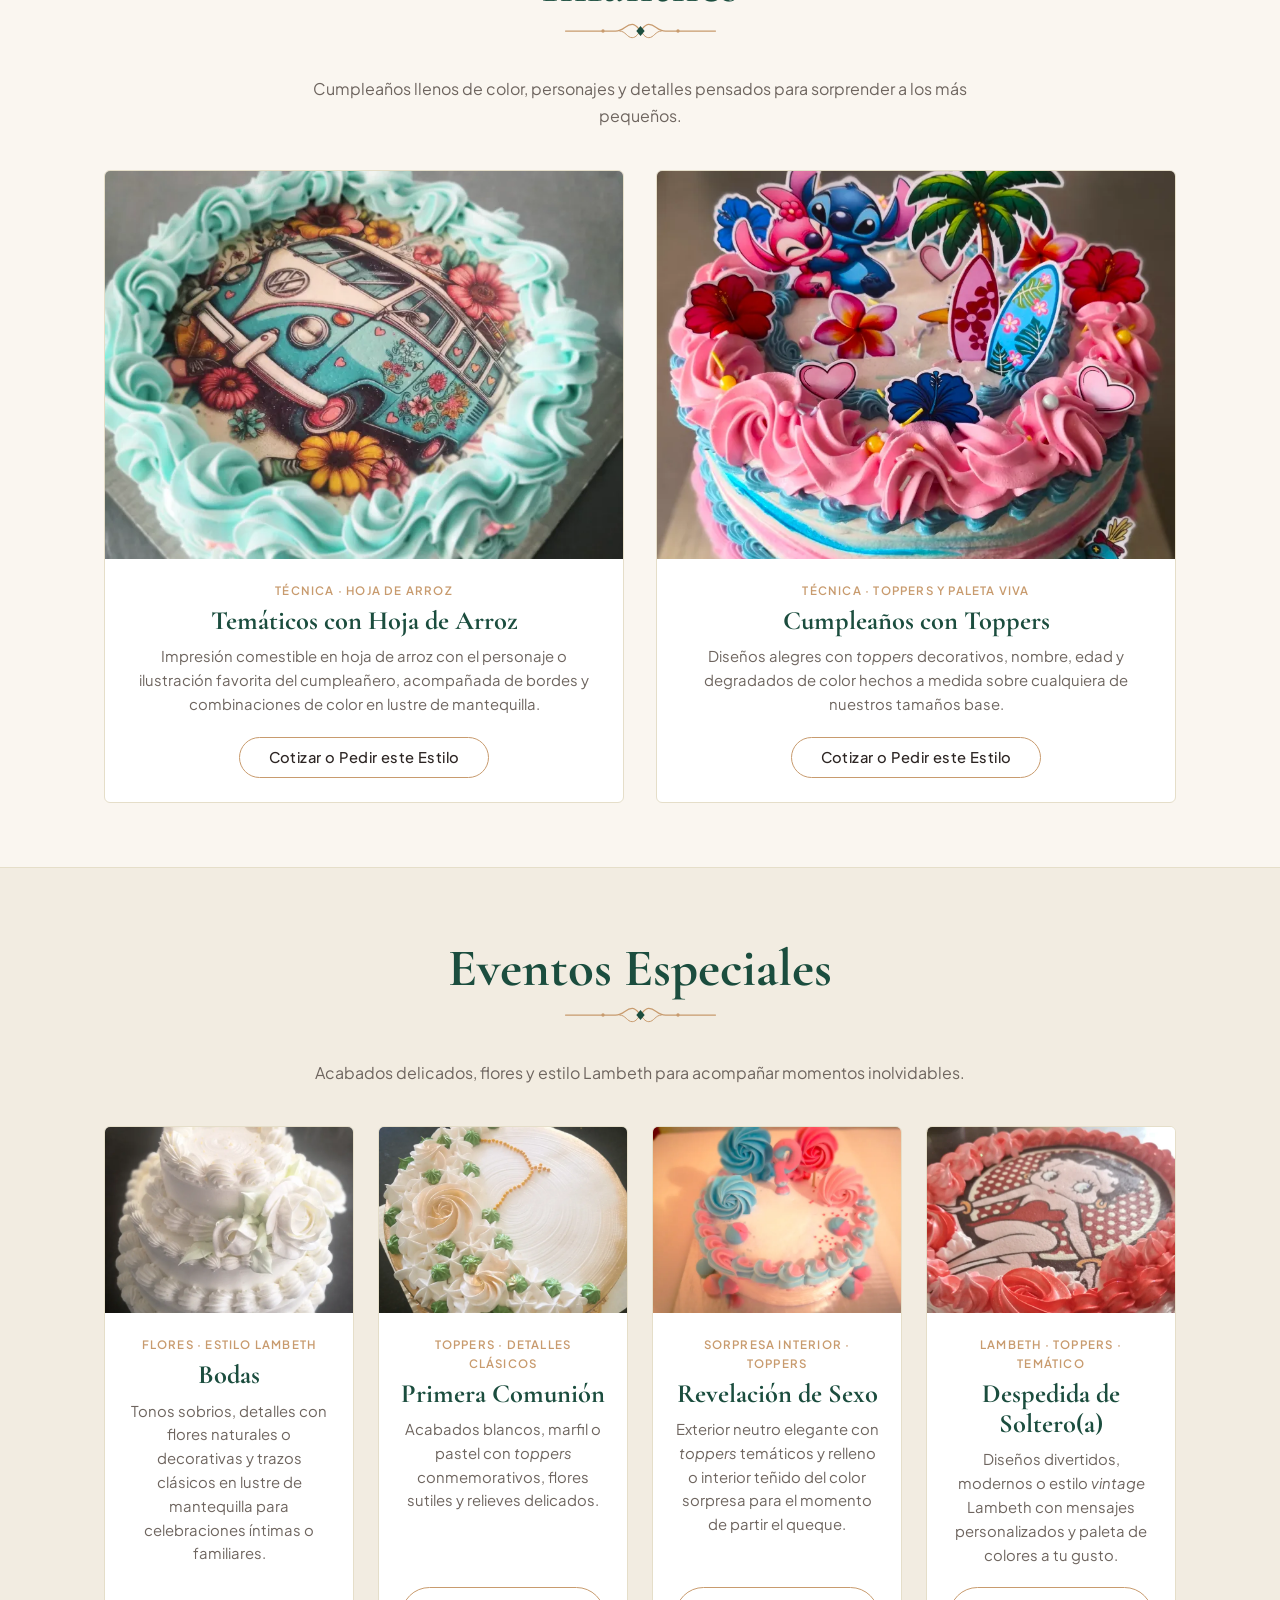
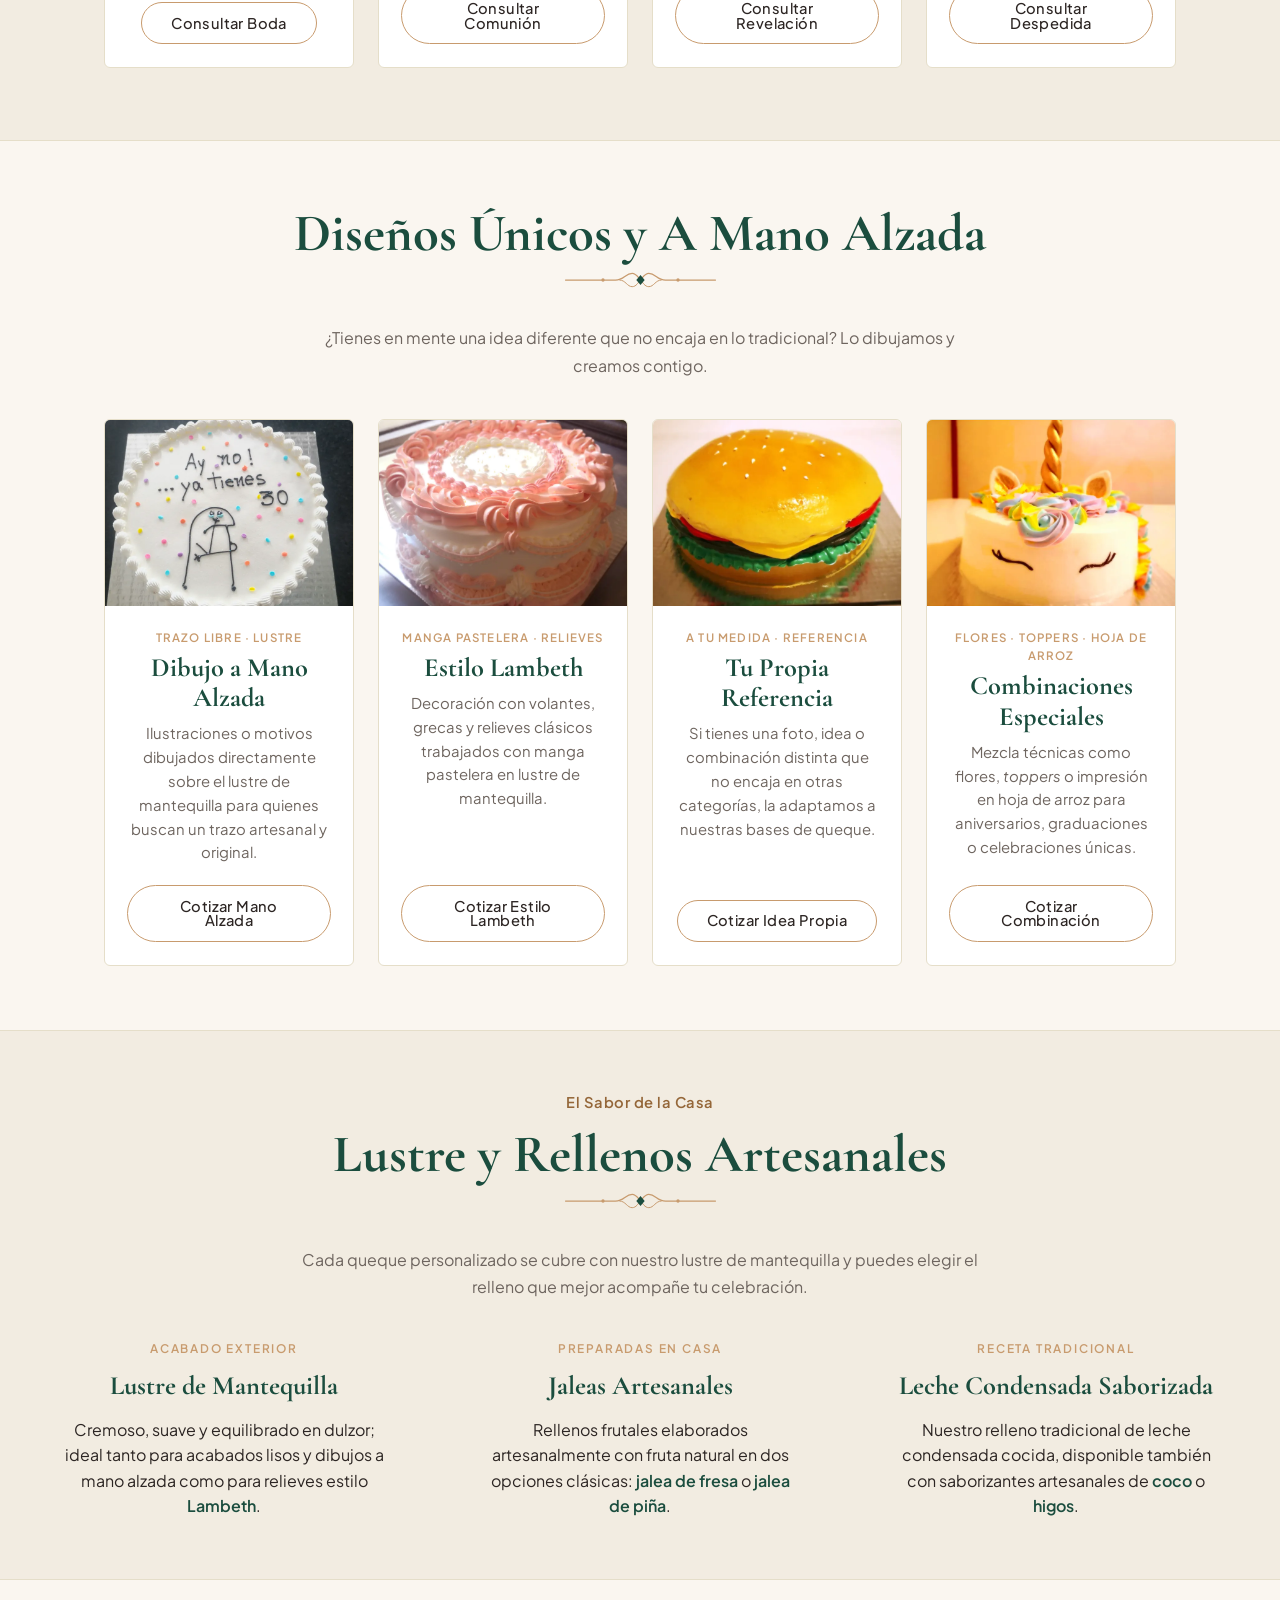
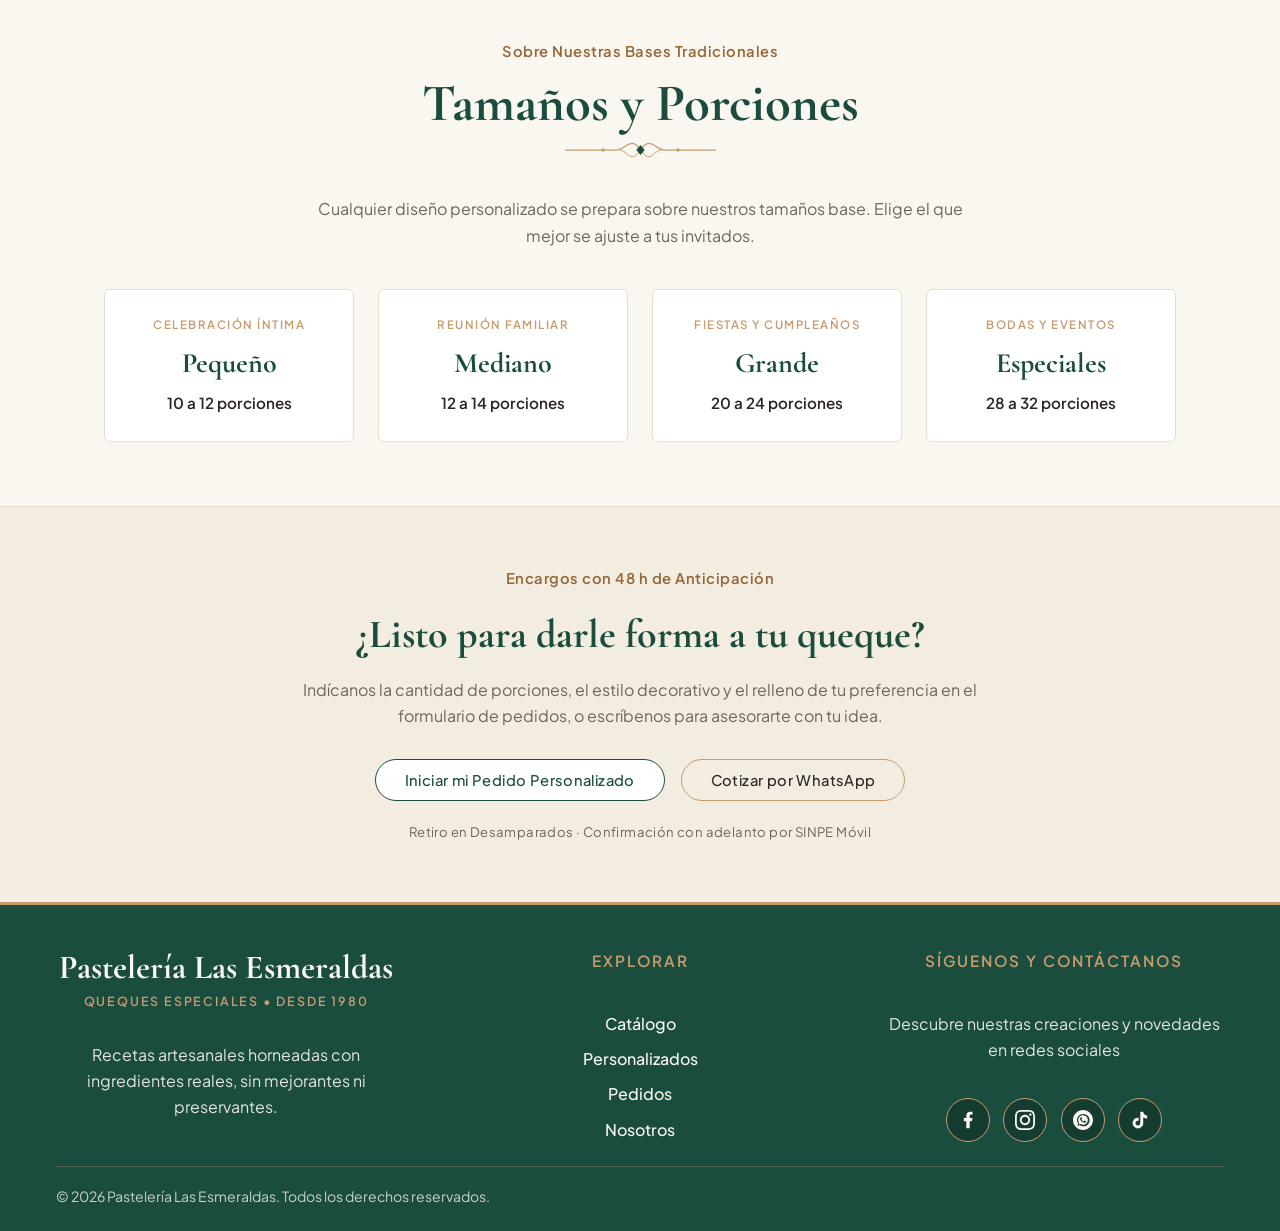
<file: personalizados.html>
<!DOCTYPE html>
<html lang="es">
<head>
  <meta charset="UTF-8">
  <meta name="viewport" content="width=device-width, initial-scale=1.0">
  <title>Queques Personalizados | Pastelería Las Esmeraldas</title>
  <link rel="stylesheet" href="styles.css">
</head>
<body>

  <!-- 1. Encabezado / Navbar -->
  <header class="navbar">
    <div class="navbar-inner">
      <a href="index.html" class="logo-link">
        <img src="img/logo-clasico.png" alt="Pastelería Las Esmeraldas - Queques Especiales" class="logo-img">
      </a>
      <nav class="nav-links">
        <a href="catalogo.html">Catálogo</a>
        <a href="personalizados.html">Personalizados</a>
        <a href="pedidos.html">Pedidos</a>
        <a href="nosotros.html">Nosotros</a>
      </nav>
    </div>
  </header>

  <main>
    <!-- =========================================================
    SECCIÓN 1: ENCABEZADO EDITORIAL DE PERSONALIZADOS
         ========================================================= -->
    <section class="catalogo-hero">
      <div class="catalogo-hero-inner">
        <div class="catalogo-hero-centro">
          <span class="eyebrow-seccion">Diseños a la Medida • Mínimo 48 Horas de Anticipación</span>
          <h1 class="titulo-seccion catalogo-titulo">Queques Personalizados</h1>
          <p class="subtitulo-seccion catalogo-subtitulo">
            Horneados con ingredientes reales y cubiertos con lustre de mantequilla artesanal. Adaptamos tu idea sobre nuestras bases tradicionales con técnicas decorativas y rellenos hechos en casa.
          </p>
        </div>
      </div>

      <!-- Anclas rápidas a las 3 categorías y sabores -->
      <div class="catalogo-navegacion-wrap" id="catalogoNavegacionWrap">
        <nav class="catalogo-filtros" aria-label="Navegar secciones de personalizados">
          <a href="#sec-infantiles" class="filtro-btn activo" style="text-decoration: none;">Infantiles</a>
          <a href="#sec-eventos" class="filtro-btn" style="text-decoration: none;">Eventos Especiales</a>
          <a href="#sec-unicos" class="filtro-btn" style="text-decoration: none;">Diseños Únicos</a>
          <a href="#sec-sabores" class="filtro-btn" style="text-decoration: none;">Lustre y Rellenos</a>
        </nav>
      </div>
    </section>

    <!-- =========================================================
    SECCIÓN 2: BLOQUE 1 — INFANTILES
         ========================================================= -->
    <section id="sec-infantiles" class="contenedor pers-bloque">
      <div class="pers-bloque-encabezado">
        <h2 class="titulo-seccion">Infantiles</h2>
        <p class="subtitulo-seccion">
          Cumpleaños llenos de color, personajes y detalles pensados para sorprender a los más pequeños.
        </p>
      </div>

      <div class="pers-grid">
        <!-- Tarjeta Infantil 1: Hoja de Arroz -->
        <article class="pers-card">
          <div class="pers-card-media">
            <img src="img/personalizados/arroz.webp" alt="Queque con impresión en hoja de arroz">
          </div>
          <div class="pers-card-body">
            <span class="card-etiqueta">Técnica · Hoja de Arroz</span>
            <h3>Temáticos con Hoja de Arroz</h3>
            <p>
              Impresión comestible en hoja de arroz con el personaje o ilustración favorita del cumpleañero, acompañada de bordes y combinaciones de color en lustre de mantequilla.
            </p>
            <div class="pers-card-acciones">
              <button
                type="button"
                class="btn btn-secundario"
                onclick="seleccionarProducto('Queque Personalizado (Infantil - Hoja de Arroz)', 'Por definir', '')"
              >
                Cotizar o Pedir este Estilo
              </button>
            </div>
          </div>
        </article>

        <!-- Tarjeta Infantil 2: Toppers y Color -->
        <article class="pers-card">
          <div class="pers-card-media">
            <img src="img/personalizados/topper.webp" alt="Queque infantil decorado con toppers personalizados">
          </div>
          <div class="pers-card-body">
            <span class="card-etiqueta">Técnica · Toppers y Paleta Viva</span>
            <h3>Cumpleaños con Toppers</h3>
            <p>
              Diseños alegres con <em>toppers</em> decorativos, nombre, edad y degradados de color hechos a medida sobre cualquiera de nuestros tamaños base.
            </p>
            <div class="pers-card-acciones">
              <button
                type="button"
                class="btn btn-secundario"
                onclick="seleccionarProducto('Queque Personalizado (Infantil - Toppers)', 'Por definir', '')"
              >
                Cotizar o Pedir este Estilo
              </button>
            </div>
          </div>
        </article>
      </div>
    </section>

    <!-- =========================================================
    SECCIÓN 3: BLOQUE 2 — EVENTOS ESPECIALES
         ========================================================= -->
    <section id="sec-eventos" class="pers-banda-alterna">
      <div class="contenedor">
        <div class="pers-bloque-encabezado">
          <h2 class="titulo-seccion">Eventos Especiales</h2>
          <p class="subtitulo-seccion">
            Acabados delicados, flores y estilo Lambeth para acompañar momentos inolvidables.
          </p>
        </div>

        <div class="pers-grid pers-grid-4">
          <!-- 1. Bodas -->
          <article class="pers-card">
            <div class="pers-card-media">
              <img src="img/personalizados/boda.webp" alt="Queque personalizado para bodas">
            </div>
            <div class="pers-card-body">
              <span class="card-etiqueta">Flores · Estilo Lambeth</span>
              <h3>Bodas</h3>
              <p>
                Tonos sobrios, detalles con flores naturales o decorativas y trazos clásicos en lustre de mantequilla para celebraciones íntimas o familiares.
              </p>
              <div class="pers-card-acciones">
                <button
                  type="button"
                  class="btn btn-secundario"
                  onclick="seleccionarProducto('Queque Personalizado (Boda)', 'Por definir', '')"
                >
                  Consultar Boda
                </button>
              </div>
            </div>
          </article>

          <!-- 2. Primera Comunión -->
          <article class="pers-card">
            <div class="pers-card-media">
              <img src="img/personalizados/comunion.webp" alt="Queque personalizado para primera comunión">
            </div>
            <div class="pers-card-body">
              <span class="card-etiqueta">Toppers · Detalles Clásicos</span>
              <h3>Primera Comunión</h3>
              <p>
                Acabados blancos, marfil o pastel con <em>toppers</em> conmemorativos, flores sutiles y relieves delicados.
              </p>
              <div class="pers-card-acciones">
                <button
                  type="button"
                  class="btn btn-secundario"
                  onclick="seleccionarProducto('Queque Personalizado (Primera Comunión)', 'Por definir', '')"
                >
                  Consultar Comunión
                </button>
              </div>
            </div>
          </article>

          <!-- 3. Revelación de Sexo -->
          <article class="pers-card">
            <div class="pers-card-media">
              <img src="img/personalizados/revlcn.webp" alt="Queque personalizado para revelación de sexo">
            </div>
            <div class="pers-card-body">
              <span class="card-etiqueta">Sorpresa Interior · Toppers</span>
              <h3>Revelación de Sexo</h3>
              <p>
                Exterior neutro elegante con <em>toppers</em> temáticos y relleno o interior teñido del color sorpresa para el momento de partir el queque.
              </p>
              <div class="pers-card-acciones">
                <button
                  type="button"
                  class="btn btn-secundario"
                  onclick="seleccionarProducto('Queque Personalizado (Revelación de Sexo)', 'Por definir', '')"
                >
                  Consultar Revelación
                </button>
              </div>
            </div>
          </article>

          <!-- 4. Despedida de Soltero(a) -->
          <article class="pers-card">
            <div class="pers-card-media">
              <img src="img/personalizados/solt.webp" alt="Queque personalizado para despedida de soltero o soltera">
            </div>
            <div class="pers-card-body">
              <span class="card-etiqueta">Lambeth · Toppers · Temático</span>
              <h3>Despedida de Soltero(a)</h3>
              <p>
                Diseños divertidos, modernos o estilo <em>vintage</em> Lambeth con mensajes personalizados y paleta de colores a tu gusto.
              </p>
              <div class="pers-card-acciones">
                <button
                  type="button"
                  class="btn btn-secundario"
                  onclick="seleccionarProducto('Queque Personalizado (Despedida de Soltero/a)', 'Por definir', '')"
                >
                  Consultar Despedida
                </button>
              </div>
            </div>
          </article>
        </div>
      </div>
    </section>

    <!-- =========================================================
    SECCIÓN 4: BLOQUE 3 — DISEÑOS ÚNICOS / A MANO ALZADA
         ========================================================= -->
    <section id="sec-unicos" class="contenedor pers-bloque">
      <div class="pers-bloque-encabezado">
        <h2 class="titulo-seccion">Diseños Únicos y A Mano Alzada</h2>
        <p class="subtitulo-seccion">
          ¿Tienes en mente una idea diferente que no encaja en lo tradicional? Lo dibujamos y creamos contigo.
        </p>
      </div>

      <!-- tarjetas de personalizados a mano alzada -->
      <div class="pers-grid pers-grid-4">
        <!-- 1. Dibujo a Mano Alzada -->
        <article class="pers-card">
          <div class="pers-card-media">
            <img src="img/personalizados/mano.webp" alt="Queque decorado con dibujo a mano alzada">
          </div>
          <div class="pers-card-body">
            <span class="card-etiqueta">Trazo Libre · Lustre</span>
            <h3>Dibujo a Mano Alzada</h3>
            <p>
              Ilustraciones o motivos dibujados directamente sobre el lustre de mantequilla para quienes buscan un trazo artesanal y original.
            </p>
            <div class="pers-card-acciones">
              <button
                type="button"
                class="btn btn-secundario"
                onclick="seleccionarProducto('Queque Personalizado (Mano Alzada)', 'Por definir', '')"
              >
                Cotizar Mano Alzada
              </button>
            </div>
          </div>
        </article>

        <!-- 2. Estilo Lambeth -->
        <article class="pers-card">
          <div class="pers-card-media">
            <img src="img/personalizados/lambeth.webp" alt="Queque con decoración estilo Lambeth">
          </div>
          <div class="pers-card-body">
            <span class="card-etiqueta">Manga Pastelera · Relieves</span>
            <h3>Estilo Lambeth</h3>
            <p>
              Decoración con volantes, grecas y relieves clásicos trabajados con manga pastelera en lustre de mantequilla.
            </p>
            <div class="pers-card-acciones">
              <button
                type="button"
                class="btn btn-secundario"
                onclick="seleccionarProducto('Queque Personalizado (Estilo Lambeth)', 'Por definir', '')"
              >
                Cotizar Estilo Lambeth
              </button>
            </div>
          </div>
        </article>

        <!-- 3. Ideas con Referencia o Boceto -->
        <article class="pers-card">
          <div class="pers-card-media">
            <img src="img/personalizados/idea.webp" alt="Queque diseñado a partir de una referencia del cliente">
          </div>
          <div class="pers-card-body">
            <span class="card-etiqueta">A Tu Medida · Referencia</span>
            <h3>Tu Propia Referencia</h3>
            <p>
              Si tienes una foto, idea o combinación distinta que no encaja en otras categorías, la adaptamos a nuestras bases de queque.
            </p>
            <div class="pers-card-acciones">
              <button
                type="button"
                class="btn btn-secundario"
                onclick="seleccionarProducto('Queque Personalizado (Referencia Propia)', 'Por definir', '')"
              >
                Cotizar Idea Propia
              </button>
            </div>
          </div>
        </article>

        <!-- 4. Detalles Mixtos y Acabados -->
        <article class="pers-card">
          <div class="pers-card-media">
            <img src="img/personalizados/comb.webp" alt="Queque personalizado con combinación de técnicas">
          </div>
          <div class="pers-card-body">
            <span class="card-etiqueta">Flores · Toppers · Hoja de Arroz</span>
            <h3>Combinaciones Especiales</h3>
            <p>
              Mezcla técnicas como flores, <em>toppers</em> o impresión en hoja de arroz para aniversarios, graduaciones o celebraciones únicas.
            </p>
            <div class="pers-card-acciones">
              <button
                type="button"
                class="btn btn-secundario"
                onclick="seleccionarProducto('Queque Personalizado (Combinación Especial)', 'Por definir', '')"
              >
                Cotizar Combinación
              </button>
            </div>
          </div>
        </article>
      </div>
    </section>

    <!-- =========================================================
    SECCIÓN 5: GUÍA DE LUSTRE DE MANTEQUILLA Y RELLENOS ARTESANALES
         ========================================================= -->
    <section id="sec-sabores" class="catalogo-notas-banda" aria-label="Lustre y rellenos artesanales">
      <div class="pers-sabores-header">
        <span class="eyebrow-seccion">El Sabor de la Casa</span>
        <h2 class="titulo-seccion">Lustre y Rellenos Artesanales</h2>
        <p class="subtitulo-seccion">
          Cada queque personalizado se cubre con nuestro lustre de mantequilla y puedes elegir el relleno que mejor acompañe tu celebración.
        </p>
      </div>

      <div class="catalogo-notas-grid">
        <div class="catalogo-nota-item">
          <span class="catalogo-nota-eyebrow">Acabado Exterior</span>
          <h3>Lustre de Mantequilla</h3>
          <p>
            Cremoso, suave y equilibrado en dulzor; ideal tanto para acabados lisos y dibujos a mano alzada como para relieves estilo <strong>Lambeth</strong>.
          </p>
        </div>

        <div class="catalogo-nota-item">
          <span class="catalogo-nota-eyebrow">Preparadas en Casa</span>
          <h3>Jaleas Artesanales</h3>
          <p>
            Rellenos frutales elaborados artesanalmente con fruta natural en dos opciones clásicas: <strong>jalea de fresa</strong> o <strong>jalea de piña</strong>.
          </p>
        </div>

        <div class="catalogo-nota-item">
          <span class="catalogo-nota-eyebrow">Receta Tradicional</span>
          <h3>Leche Condensada Saborizada</h3>
          <p>
            Nuestro relleno tradicional de leche condensada cocida, disponible también con saborizantes artesanales de <strong>coco</strong> o <strong>higos</strong>.
          </p>
        </div>
      </div>
    </section>

    <!-- =========================================================
    SECCIÓN 5.5: GUÍA DE TAMAÑOS BASE
         ========================================================= -->
    <section id="sec-tamanos" class="contenedor pers-tamanos-bloque" aria-label="Tamaños base disponibles">
      <div class="pers-bloque-encabezado">
        <span class="eyebrow-seccion">Sobre Nuestras Bases Tradicionales</span>
        <h2 class="titulo-seccion">Tamaños y Porciones</h2>
        <p class="subtitulo-seccion">
          Cualquier diseño personalizado se prepara sobre nuestros tamaños base. Elige el que mejor se ajuste a tus invitados.
        </p>
      </div>

      <div class="pers-tamanos-grid">
        <div class="pers-tamano-card">
          <span class="pers-tamano-etiqueta">Celebración Íntima</span>
          <h3>Pequeño</h3>
          <p class="pers-tamano-porciones">10 a 12 porciones</p>
        </div>

        <div class="pers-tamano-card">
          <span class="pers-tamano-etiqueta">Reunión Familiar</span>
          <h3>Mediano</h3>
          <p class="pers-tamano-porciones">12 a 14 porciones</p>
        </div>

        <div class="pers-tamano-card">
          <span class="pers-tamano-etiqueta">Fiestas y Cumpleaños</span>
          <h3>Grande</h3>
          <p class="pers-tamano-porciones">20 a 24 porciones</p>
        </div>

        <div class="pers-tamano-card">
          <span class="pers-tamano-etiqueta">Bodas y Eventos</span>
          <h3>Especiales</h3>
          <p class="pers-tamano-porciones">28 a 32 porciones</p>
        </div>
      </div>
    </section>

    <!-- =========================================================
    SECCIÓN 6: LLAMADO FINAL A ORDENAR
         ========================================================= -->
    <section class="catalogo-cierre-banda">
      <div class="catalogo-cierre-inner">
        <span class="eyebrow-seccion">Encargos con 48 h de Anticipación</span>
        <h2>¿Listo para darle forma a tu queque?</h2>
        <p>
          Indícanos la cantidad de porciones, el estilo decorativo y el relleno de tu preferencia en el formulario de pedidos, o escríbenos para asesorarte con tu idea.
        </p>
        <div class="catalogo-cierre-acciones">
          <a href="pedidos.html" class="btn btn-primario">Iniciar mi Pedido Personalizado</a>
          <a
            href="https://wa.me/50684267372?text=Hola%20Pasteler%C3%ADa%20Las%20Esmeraldas%2C%20quisiera%20cotizar%20un%20queque%20personalizado."
            target="_blank"
            rel="noopener noreferrer"
            class="btn btn-secundario"
          >
            Cotizar por WhatsApp
          </a>
        </div>
        <span class="catalogo-cierre-nota">Retiro en Desamparados · Confirmación con adelanto por SINPE Móvil</span>
      </div>
    </section>
  </main>

  <!-- Pie de Página y Contacto -->
  <footer id="contacto" class="footer-editorial">
    <div class="footer-grid">
      <div class="footer-col footer-marca">
        <h3>Pastelería Las Esmeraldas</h3>
        <span class="footer-sub">Queques Especiales • Desde 1980</span>
        <p>
          Recetas artesanales horneadas con ingredientes reales, sin mejorantes ni preservantes.
        </p>
      </div>

      <nav class="footer-col footer-nav" aria-label="Enlaces del pie de página">
        <h4>Explorar</h4>
        <ul>
          <li><a href="catalogo.html">Catálogo</a></li>
          <li><a href="personalizados.html">Personalizados</a></li>
          <li><a href="pedidos.html">Pedidos</a></li>
          <li><a href="nosotros.html">Nosotros</a></li>
        </ul>
      </nav>

      <div class="footer-col footer-social">
        <h4>Síguenos y Contáctanos</h4>
        <p>Descubre nuestras creaciones y novedades en redes sociales</p>

        <div class="footer-social-links">
          <a
            href="https://www.facebook.com/"
            target="_blank"
            rel="noopener noreferrer"
            class="social-btn"
            aria-label="Facebook de Pastelería Las Esmeraldas"
            title="Facebook"
          >
            <svg width="20" height="20" viewBox="0 0 24 24" aria-hidden="true">
              <path d="M14 13.5h2.5l1-4H14v-2c0-1.03 0-2 2-2h1.5V2.14c-.326-.043-1.557-.14-2.857-.14C11.928 2 10 3.657 10 6.7v2.8H7v4h3V22h4v-8.5z"/>
            </svg>
          </a>

          <a
            href="https://www.instagram.com/"
            target="_blank"
            rel="noopener noreferrer"
            class="social-btn"
            aria-label="Instagram de Pastelería Las Esmeraldas"
            title="Instagram"
          >
            <svg width="20" height="20" viewBox="0 0 24 24" aria-hidden="true">
              <path d="M12 2.163c3.204 0 3.584.012 4.85.07 3.252.148 4.771 1.691 4.919 4.919.058 1.265.069 1.645.069 4.849 0 3.205-.012 3.584-.069 4.849-.149 3.225-1.664 4.771-4.919 4.919-1.266.058-1.644.07-4.85.07-3.204 0-3.584-.012-4.849-.07-3.26-.149-4.771-1.699-4.919-4.92-.058-1.265-.07-1.644-.07-4.849 0-3.204.013-3.583.07-4.849.149-3.227 1.664-4.771 4.919-4.919 1.266-.057 1.645-.069 4.849-.069zm0-2.163c-3.259 0-3.667.014-4.947.072-4.358.2-6.78 2.618-6.98 6.98-.059 1.281-.073 1.689-.073 4.948 0 3.259.014 3.668.072 4.948.2 4.358 2.618 6.78 6.98 6.98 1.281.058 1.689.072 4.948.072 3.259 0 3.668-.014 4.948-.072 4.354-.2 6.782-2.618 6.979-6.98.059-1.28.073-1.689.073-4.948 0-3.259-.014-3.667-.072-4.947-.196-4.354-2.617-6.78-6.979-6.98-1.281-.059-1.69-.073-4.949-.073zm0 5.838c-3.403 0-6.162 2.759-6.162 6.162s2.759 6.163 6.162 6.163 6.162-2.759 6.162-6.163c0-3.403-2.759-6.162-6.162-6.162zm0 10.162c-2.209 0-4-1.79-4-4 0-2.209 1.791-4 4-4s4 1.791 4 4c0 2.21-1.791 4-4 4zm6.406-11.845c-.796 0-1.441.645-1.441 1.44s.645 1.44 1.441 1.44c.795 0 1.439-.645 1.439-1.44s-.644-1.44-1.439-1.44z"/>
            </svg>
          </a>

          <a
            href="https://wa.me/50684267372?text=Hola%20Pasteler%C3%ADa%20Las%20Esmeraldas%2C%20me%20gustar%C3%ADa%20consultar%20por%20un%20pedido."
            target="_blank"
            rel="noopener noreferrer"
            class="social-btn"
            aria-label="WhatsApp de Pastelería Las Esmeraldas"
            title="WhatsApp"
          >
            <svg width="20" height="20" viewBox="0 0 24 24" aria-hidden="true">
              <path d="M12.031 6.172c-3.181 0-5.767 2.586-5.768 5.766-.001 1.298.38 2.27 1.019 3.287l-.582 2.128 2.182-.573c.978.58 1.911.928 3.145.929 3.178 0 5.767-2.587 5.768-5.766.001-3.187-2.575-5.77-5.764-5.771zm3.392 8.244c-.144.405-.837.774-1.17.824-.299.045-.677.063-1.092-.069-.252-.08-.575-.187-.988-.365-1.739-.751-2.874-2.502-2.961-2.617-.087-.116-.708-.94-.708-1.793s.448-1.273.607-1.446c.159-.173.346-.217.462-.217l.332.006c.106.005.249-.04.39.298.144.347.491 1.2.534 1.287.043.087.072.188.014.304-.058.116-.087.188-.173.289l-.26.304c-.087.086-.177.18-.076.354.101.174.449.741.964 1.201.662.591 1.221.774 1.394.86s.274.072.376-.043c.101-.116.433-.506.549-.68.116-.173.231-.145.39-.087s1.011.477 1.184.564.289.13.332.202c.045.072.045.419-.1.824zM12 0C5.373 0 0 5.373 0 12s5.373 12 12 12 12-5.373 12-12S18.627 0 12 0zm.031 19.385c-1.454 0-2.796-.42-3.928-1.144l-2.742.72.732-2.671c-.798-1.184-1.264-2.607-1.263-4.143.002-4.132 3.366-7.495 7.499-7.495 2.004.001 3.887.781 5.302 2.198 1.416 1.417 2.195 3.301 2.194 5.304-.002 4.133-3.367 7.495-7.494 7.495z"/>
            </svg>
          </a>

          <a
            href="https://www.tiktok.com/"
            target="_blank"
            rel="noopener noreferrer"
            class="social-btn"
            aria-label="TikTok de Pastelería Las Esmeraldas"
            title="TikTok"
          >
            <svg width="20" height="20" viewBox="0 0 24 24" aria-hidden="true">
              <path d="M19.59 6.69a4.83 4.83 0 0 1-3.77-4.25V2h-3.45v13.67a2.89 2.89 0 0 1-5.2 1.74 2.89 2.89 0 0 1 2.31-4.64 2.93 2.93 0 0 1 .88.13V9.4a6.84 6.84 0 0 0-1-.05A6.33 6.33 0 0 0 5 20.1a6.34 6.34 0 0 0 10.86-4.43v-7a8.16 8.16 0 0 0 4.77 1.52v-3.4a4.85 4.85 0 0 1-1-.1z"/>
            </svg>
          </a>
        </div>
      </div>
    </div>

    <div class="footer-base">
      <p>&copy; 2026 Pastelería Las Esmeraldas. Todos los derechos reservados.</p>
    </div>
  </footer>

  <a
    href="https://wa.me/50684267372?text=Hola%2C%20tengo%20una%20consulta%20sobre%20Pasteler%C3%ADa%20Las%20Esmeraldas."
    class="whatsapp-flotante"
    target="_blank"
    rel="noopener noreferrer"
    aria-label="Consultar por WhatsApp"
    title="Escríbenos por WhatsApp"
  >
    <svg viewBox="0 0 24 24" fill="none" stroke="currentColor" stroke-width="1.6" stroke-linecap="round" stroke-linejoin="round" aria-hidden="true">
      <path d="M3 21l1.65 -3.8a9 9 0 1 1 3.4 2.9l-5.05 .9" />
      <path d="M9 10a.5 .5 0 0 0 1 0v-1a.5 .5 0 0 0 -1 0v1a5 5 0 0 0 5 5h1a.5 .5 0 0 0 0 -1h-1a.5 .5 0 0 0 0 1" />
    </svg>
  </a>

  <script src="script.js"></script>
</body>
</html>
</file>
<file: styles.css>
/* Importación de tipografías estilo editorial / artesanal (Poilâne) */
@import url('https://fonts.googleapis.com/css2?family=Cormorant+Garamond:ital,wght@0,600;0,700;1,400&family=Plus+Jakarta+Sans:wght@400;500;600&display=swap');

:root {
  --bg-crema: #FAF6F0;        /* Fondo principal vainilla / crema cálido */
  --bg-tarjeta: #FFFFFF;      /* Blanco puro para tarjetas y formulario */
  --bg-secundario: #F2ECE1;   /* Tono trigo suave para secciones alternas */
  --esmeralda: #1B4D3E;       /* Verde Esmeralda profundo principal */
  --esmeralda-oscuro: #0F2920;/* Verde esmeralda muy oscuro para alto contraste */
  --esmeralda-hover: #12352B; /* Verde más oscuro al tocar botones */
  --dorado-trigo: #C89B6E;    /* Dorado corteza / caramelo para detalles */
  --dorado-texto: #946638;    /* Dorado tostado con buen contraste para textos */
  --texto-oscuro: #2C2523;    /* Café espresso casi negro (más cálido que el negro puro) */
  --texto-suave: #6E655F;     /* Gris tierra para descripciones */
  --borde-fino: #E5DEC9;      /* Línea divisoria sutil estilo Poilâne */
}

/* Reset base */
*,
*::before,
*::after {
  margin: 0;
  padding: 0;
  box-sizing: border-box;
}

html {
  scroll-behavior: smooth;
}

body {
  background-color: var(--bg-crema);
  color: var(--texto-oscuro);
  font-family: 'Plus Jakarta Sans', sans-serif;
  line-height: 1.6;
  padding: 0;
}

h1, h2, h3, .precio {
  font-family: 'Cormorant Garamond', serif;
  color: var(--esmeralda);
}

/* =========================================================
1. BARRA DE NAVEGACIÓN (LOGO IZQUIERDA + ENLACES DERECHA)
   ========================================================= */

.navbar {
  display: block;
  width: 100%;
  background-color: var(--bg-crema);
  border-bottom: 1px solid var(--borde-fino);
  padding: 0.85rem 3.5rem;
  position: sticky;
  top: 0;
  z-index: 100;
  transition: background-color 0.3s ease, box-shadow 0.3s ease, padding 0.3s ease, border-color 0.3s ease;
}

.navbar-inner {
  width: 100%;
  max-width: 1440px;
  margin: 0 auto;
  display: flex;
  align-items: center;
  justify-content: space-between;
  gap: 1.5rem;
}

.sr-only {
  position: absolute;
  width: 1px;
  height: 1px;
  padding: 0;
  margin: -1px;
  overflow: hidden;
  clip: rect(0, 0, 0, 0);
  white-space: nowrap;
  border: 0;
}

/* Logo tipográfico en barra */
.logo-link.logo-texto {
  display: flex;
  flex-direction: column;
  align-items: center;
  justify-content: center;
  text-align: center;
  text-decoration: none;
  line-height: 1.18;
  gap: 2px;
  margin-right: auto;
  transition: transform 0.25s ease, opacity 0.25s ease;
}

.logo-link.logo-texto:hover {
  transform: scale(1.02);
}

.logo-texto .logo-pre {
  display: block;
  font-family: "Raleway", sans-serif;
  font-size: 0.84rem;
  font-weight: 700;
  text-transform: uppercase;
  letter-spacing: 3.1px;
  color: var(--dorado-texto);
}

.logo-texto .logo-marca {
  position: relative;
  display: block;
  font-family: "Raleway", sans-serif;
  font-size: 1.5rem;
  font-weight: 400;
  letter-spacing: 1.2px;
  color: var(--esmeralda);
  transition: color 0.3s ease, font-size 0.3s ease;
}

.logo-texto .logo-anio {
  display: block;
  font-family: "Raleway", sans-serif;
  font-size: 0.78rem;
  font-weight: 600;
  text-transform: uppercase;
  letter-spacing: 2.7px;
  color: var(--texto-oscuro);
  opacity: 1;
  transition: color 0.3s ease;
}



.nav-links {
  display: flex;
  align-items: center;
  gap: 2.25rem;
  margin-left: auto;
}

.nav-links a {
  text-decoration: none;
  color: var(--texto-oscuro);
  font-size: 0.84rem;
  font-weight: 600;
  text-transform: uppercase;
  letter-spacing: 1.2px;
  white-space: nowrap;
  position: relative;
  padding-bottom: 4px;
  transition: color 0.25s ease;
}

.nav-links a::after {
  content: "";
  position: absolute;
  left: 0;
  bottom: 0;
  width: 0;
  height: 1.5px;
  background-color: var(--dorado-trigo);
  transition: width 0.25s ease;
}

.nav-links a:hover,
.nav-links a.activo {
  color: var(--esmeralda);
}

.nav-links a:hover::after,
.nav-links a.activo::after {
  width: 100%;
}

/* Navbar flotante sobre la parte superior del Hero */

.navbar-hero {
  position: fixed;
  top: 0;
  left: 0;
  width: 100%;
  background-color: transparent;
  border-bottom-color: transparent;
  padding: 1rem 3rem;
  z-index: 120;
}

.navbar-hero .logo-navbar {
  opacity: 0;
  pointer-events: none;
}

.navbar-hero .nav-links a {
  color: #FAF6F0;
  text-shadow: 0 2px 8px rgba(0, 0, 0, 0.85);
}

.navbar-hero .nav-links a:hover,
.navbar-hero .nav-links a.activo {
  color: #E6C39A;
}

/* Al hacer scroll: barra fija con fondo crema y texto oscuro nítido */

.navbar-hero.navbar--fija {
  top: 0;
  left: 0;
  width: 100%;
  padding: 0.75rem 3rem;
  background-color: rgba(250, 246, 240, 0.98);
  backdrop-filter: blur(8px);
  border-bottom: 1px solid var(--borde-fino);
  box-shadow: 0 4px 18px rgba(15, 41, 32, 0.08);
}

.navbar-hero.navbar--fija .logo-navbar {
  opacity: 1;
  pointer-events: auto;
}

.navbar-hero.navbar--fija .nav-links a {
  color: var(--texto-oscuro);
  text-shadow: none;
}

.navbar-hero.navbar--fija .nav-links a:hover,
.navbar-hero.navbar--fija .nav-links a.activo {
  color: var(--esmeralda);
}
/* =========================================================
2. PORTADA UNIFICADA Y HERO EDITORIAL LIMPIO
   ========================================================= */

.portada-unificada {
  position: relative;
  width: 100%;
}

.hero-slider {
  position: relative;
  width: 100%;
  height: 86vh;
  min-height: 540px;
  max-height: 740px;
  background-color: var(--esmeralda);
  border-bottom: 3px solid var(--dorado-trigo);
  overflow: hidden;
}

.hero-slide {
  position: absolute;
  inset: 0;
  width: 100%;
  height: 100%;
  display: flex;
  align-items: center;
  justify-content: center;
  background-color: var(--esmeralda);
  color: var(--bg-crema);
  text-align: center;
  padding: 7rem 1.5rem 4rem;
  opacity: 0;
  pointer-events: none;
  overflow: hidden;
  transition: opacity 1.4s cubic-bezier(0.4, 0, 0.2, 1);
  z-index: 1;
}

/* Capa independiente para animar la fotografía con zoom out sin mover el texto */

@keyframes heroZoomOut {
  0% {
    transform: scale(1.12);
  }
  100% {
    transform: scale(1);
  }
}

.hero-slide.activa {
  opacity: 1;
  pointer-events: auto;
  z-index: 2;
}

.hero-slide::before {
  content: "";
  position: absolute;
  inset: 0;
  background-position: center;
  background-size: cover;
  background-repeat: no-repeat;
  transform: scale(1.12);
  will-change: transform;
  z-index: -1;
}

.hero-slide.activa::before {
  animation: heroZoomOut 6.5s cubic-bezier(0.25, 0.46, 0.45, 0.94) forwards;
}

.hero-slide:not(.activa)::before {
  transform: scale(1);
  transition: transform 0s linear 1.45s;
}

/* Fondos aplicados al pseudoelemento ::before */
.slide-historia::before {
  background-position: center 25%;
  background-image:
    linear-gradient(
      to bottom,
      rgba(12, 34, 27, 0.62) 0%,
      rgba(12, 34, 27, 0.35) 50%,
      rgba(12, 34, 27, 0.55) 100%
    ),
    url('img/hero/hero-historia.webp');
}

.slide-catalogo::before {
  background-image:
    linear-gradient(
      to bottom,
      rgba(12, 34, 27, 0.58) 0%,
      rgba(12, 34, 27, 0.32) 45%,
      rgba(12, 34, 27, 0.52) 100%
    ),
    url('img/hero/hero-catalogo.webp');
}

.slide-personalizados::before {
  background-image:
    linear-gradient(
      to bottom,
      rgba(12, 34, 27, 0.58) 0%,
      rgba(12, 34, 27, 0.32) 45%,
      rgba(12, 34, 27, 0.52) 100%
    ),
    url('img/hero/hero-personalizados.webp');
}

/* Logo protagonista en el centro del Slide 1 */
.slide-portada-logo {
  padding: 2rem 1.5rem;
}

.hero-logo-central {
  display: flex;
  flex-direction: column;
  align-items: center;
  justify-content: center;
  text-align: center;
  gap: 0.35rem;
}

.hero-logo-central .logo-pre {
  font-family: "Raleway", sans-serif;
  font-size: clamp(1rem, 1.55vw, 1.25rem);
  font-weight: 400;
  text-transform: uppercase;
  letter-spacing: 4.5px;
  color: #E6C39A;
  text-shadow: 0 2px 10px rgba(0, 0, 0, 0.75);
}

.hero-logo-central .logo-marca {
  position: relative;
  font-family: "Raleway", sans-serif;
  font-size: clamp(2.1rem, 4.3vw, 3.2rem);
  font-weight: 300;
  letter-spacing: 1.6px;
  line-height: 1.12;
  color: var(--bg-crema);
  text-shadow: 0 3px 16px rgba(0, 0, 0, 0.65);
}

/* Línea decorativa debajo de "Las Esmeraldas" en el Hero */
.hero-logo-central .logo-marca::after {
  content: "";
  display: block;
  width: 170px;
  height: 1px;
  margin: 0.7rem auto 0.55rem auto;
  background: linear-gradient(
    to right,
    transparent,
    rgba(230, 195, 154, 0.85) 22%,
    rgba(230, 195, 154, 0.85) 78%,
    transparent
  );
  filter: drop-shadow(0 1px 4px rgba(0, 0, 0, 0.65));
}

.hero-logo-central .logo-anio {
  font-family: "Raleway", sans-serif;
  font-size: clamp(0.95rem, 1.45vw, 1.18rem);
  font-weight: 400;
  text-transform: uppercase;
  letter-spacing: 4.1px;
  color: rgba(250, 246, 240, 0.94);
  text-shadow: 0 2px 10px rgba(0, 0, 0, 0.75);
}

.hero-contenido {
  max-width: 760px;
  width: 100%;
  margin: 0 auto;
  display: flex;
  flex-direction: column;
  align-items: center;
  justify-content: center;
}

.hero-slide h1,
.hero-slide h2 {
  color: var(--bg-crema);
  font-size: clamp(2.3rem, 4.5vw, 3.65rem);
  font-weight: 700;
  line-height: 1.1;
  margin: 0 0 1rem 0;
  text-shadow: 0 2px 10px rgba(0, 0, 0, 0.55);
}

.hero-ornamento {
  width: 195px;
  height: 20px;
  margin: 0 auto 1.25rem auto;
  background-repeat: no-repeat;
  background-position: center;
  background-size: contain;
  filter: drop-shadow(0 2px 6px rgba(0, 0, 0, 0.65));
  background-image: url("data:image/svg+xml,%3Csvg xmlns='http://www.w3.org/2000/svg' viewBox='0 0 180 20' fill='none'%3E%3Cline x1='6' y1='10' x2='74' y2='10' stroke='%23C89B6E' stroke-width='1.6' stroke-linecap='round'/%3E%3Cline x1='106' y1='10' x2='174' y2='10' stroke='%23C89B6E' stroke-width='1.6' stroke-linecap='round'/%3E%3Cpolygon points='90,2.5 97.5,10 90,17.5 82.5,10' fill='%23C89B6E'/%3E%3Ccircle cx='66' cy='10' r='2.2' fill='%23C89B6E'/%3E%3Ccircle cx='114' cy='10' r='2.2' fill='%23C89B6E'/%3E%3C/svg%3E");
}

.hero-slide p {
  font-size: 1.12rem;
  color: #F5EFE6;
  width: 100%;
  max-width: 540px;
  margin: 0 auto 1.85rem auto;
  text-align: center;
  line-height: 1.65;
  text-shadow: 0 1px 6px rgba(0, 0, 0, 0.65);
}

.hero-botones {
  display: flex;
  justify-content: center;
  align-items: center;
  gap: 1rem;
  flex-wrap: wrap;
}

.hero-indicadores {
  position: absolute;
  bottom: 22px;
  left: 50%;
  transform: translateX(-50%);
  display: flex;
  gap: 0.65rem;
  z-index: 5;
}

.hero-dot {
  width: 28px;
  height: 4px;
  border: none;
  border-radius: 2px;
  background-color: rgba(250, 246, 240, 0.45);
  cursor: pointer;
  transition: background-color 0.3s ease, width 0.3s ease;
}

.hero-dot.activa {
  width: 42px;
  background-color: var(--dorado-trigo);
}

/* =========================================================
   CONTENEDORES Y ENCABEZADOS COMPARTIDOS
   ========================================================= */
.contenedor {
  max-width: 1120px;
  margin: 0 auto;
  padding: 4.5rem 1.5rem;
}

.contenedor.contenedor-amplio {
  max-width: none;
  width: 100%;
  margin: 0;
  padding: 4.5rem 0.65rem;
}

.eyebrow-seccion {
  display: block;
  text-align: center;
  font-family: inherit;
  font-size: 0.92rem;
  font-weight: 600;
  text-transform: none;
  letter-spacing: 0.5px;
  color: var(--dorado-texto);
  margin-bottom: 0.75rem;
}

.titulo-seccion {
  position: relative;
  text-align: center;
  font-size: 3.3rem;
  font-weight: 700;
  line-height: 1.08;
  padding-bottom: 1rem;
  margin-bottom: 1.15rem;
}

.titulo-seccion::after {
  content: "";
  display: block;
  width: 200px;
  height: 20px;
  margin: 0.5rem auto 0;
  background-repeat: no-repeat;
  background-position: center;
  background-size: contain;
  background-image: url("data:image/svg+xml,%3Csvg xmlns='http://www.w3.org/2000/svg' viewBox='0 0 200 24' fill='none'%3E%3Cpath d='M10 12 H70 C80 12 82 4 90 4 C95 4 97 9 100 12 C103 9 105 4 110 4 C118 4 120 12 130 12 H190' stroke='%23C89B6E' stroke-width='1.5' stroke-linecap='round'/%3E%3Cpath d='M75 12 C82 12 84 20 90 20 C95 20 97 15 100 12 C103 15 105 20 110 20 C116 20 118 12 125 12' stroke='%23C89B6E' stroke-width='1.2' stroke-linecap='round'/%3E%3Cpolygon points='100,6 105,12 100,18 95,12' fill='%231B4D3E'/%3E%3Ccircle cx='55' cy='12' r='2' fill='%23C89B6E'/%3E%3Ccircle cx='145' cy='12' r='2' fill='%23C89B6E'/%3E%3C/svg%3E");
}

.subtitulo-seccion {
  text-align: center;
  color: var(--texto-suave);
  font-family: inherit;
  font-style: normal;
  font-size: 1rem;
  font-weight: 400;
  max-width: 680px;
  margin: 0 auto 3rem auto;
  line-height: 1.7;
}

.card-etiqueta {
  display: inline-block;
  font-size: 0.72rem;
  font-weight: 600;
  text-transform: uppercase;
  letter-spacing: 1.2px;
  color: var(--dorado-trigo);
  margin-bottom: 0.35rem;
}

/* =========================================================
3. FAVORITOS DE LA CASA (PANEL IZQUIERDO + MOSAICO 2x2)
   ========================================================= */

.seccion-favoritos {
  max-width: 100%;
  width: 100%;
  padding: 3.5rem 0;
}

.favoritos-layout {
  display: grid;
  grid-template-columns: 1fr 1.15fr;
  gap: 0;
  align-items: center;
  max-width: 100%;
  margin: 0;
}

.favoritos-panel {
  display: flex;
  flex-direction: column;
  justify-content: center;
  align-items: center;
  text-align: center;
  padding: 0.5rem 2rem;
  min-height: 580px;
}

.favoritos-eyebrow {
  width: 100%;
  max-width: 440px;
  text-align: center;
  font-family: "Raleway", sans-serif;
  margin: 0 auto 0.45rem auto;
}

.titulo-seccion.favoritos-titulo-principal {
  width: 100%;
  max-width: 520px;
  font-family: "Raleway", sans-serif;
  font-size: 3.3rem;
  font-weight: 300;
  letter-spacing: 0.5px;
  line-height: 1.08;
  text-align: center;
  padding-bottom: 0.65rem;
  margin: 0 auto 1.25rem auto;
}

.titulo-seccion.favoritos-titulo-principal::after {
  margin: 0.65rem auto 0 auto;
}

.favoritos-titulo {
  width: 100%;
  max-width: 440px;
  text-align: center;
  font-family: "Raleway", sans-serif;
  font-size: 1.75rem;
  font-weight: 400;
  letter-spacing: 0.4px;
  color: var(--esmeralda);
  line-height: 1.2;
  margin: 0 auto 0.85rem auto;
}

.favoritos-descripcion {
  width: 100%;
  max-width: 440px;
  min-height: 5.1rem;
  text-align: center;
  font-family: inherit;
  font-size: 1rem;
  color: var(--texto-suave);
  line-height: 1.7;
  margin: 0 auto 1.25rem auto;
}

.favoritos-hint {
  width: 100%;
  max-width: 440px;
  text-align: center;
  font-size: 0.9rem;
  color: var(--dorado-texto);
  margin: 0 auto 1.75rem auto;
}

.favoritos-detalles {
  width: 100%;
  max-width: 440px;
  border-top: 1px solid var(--borde-fino);
  border-bottom: 1px solid var(--borde-fino);
  padding: 1rem 0;
  margin-bottom: 1.75rem;
  display: grid;
  gap: 0.65rem;
}

.fav-dato {
  display: grid;
  grid-template-columns: 120px 1fr;
  gap: 0.75rem 1rem;
  align-items: baseline;
  font-size: 0.94rem;
}

.fav-dato span {
  color: var(--texto-suave);
  text-align: left;
}

.fav-dato strong {
  color: var(--texto-oscuro);
  font-weight: 600;
  text-align: left;
}

.favoritos-acciones {
  display: flex;
  flex-wrap: wrap;
  justify-content: center;
  gap: 0.85rem;
  align-items: center;
}

.favoritos-mosaico {
  display: grid;
  grid-template-columns: repeat(2, 1fr);
  gap: 1.1rem;
  width: 100%;
  max-width: 560px;
  justify-self: center;
}

.favorito-tile {
  position: relative;
  aspect-ratio: 1 / 1;
  padding: 0;
  border: 2px solid transparent;
  border-radius: 10px;
  overflow: hidden;
  background-color: var(--bg-secundario);
  cursor: pointer;
  transition: transform 0.25s ease, border-color 0.25s ease, box-shadow 0.25s ease;
}

.favorito-tile img {
  width: 100%;
  height: 100%;
  object-fit: cover;
  display: block;
  transition: transform 0.4s ease;
}

.favorito-tile::after {
  content: "";
  position: absolute;
  inset: 0;
  background: linear-gradient(to top, rgba(15, 41, 32, 0.72) 0%, rgba(15, 41, 32, 0) 48%);
  pointer-events: none;
}

.favorito-tile-label {
  position: absolute;
  left: 1rem;
  bottom: 0.9rem;
  z-index: 2;
  color: var(--bg-crema);
  font-family: inherit;
  font-size: 0.92rem;
  font-weight: 500;
  letter-spacing: 0.6px;
  text-transform: uppercase;
}

.favorito-tile:hover {
  transform: translateY(-2px);
  border-color: var(--dorado-trigo);
}

.favorito-tile:hover img {
  transform: scale(1.04);
}

.favorito-tile.activo {
  border-color: var(--esmeralda);
  box-shadow: 0 8px 22px rgba(27, 77, 62, 0.18);
}

@media (max-width: 820px) {

  .seccion-favoritos {
    padding: 2.5rem 1.25rem;
  }

  .favoritos-layout {
    grid-template-columns: 1fr;
    gap: 2rem;
  }

  .favoritos-descripcion {
    min-height: auto;
  }

  .favoritos-panel {
    padding: 0.5rem 0;
    min-height: auto;
  }

  .favoritos-mosaico {
    gap: 0.85rem;
    justify-self: center;
  }
}

/* =========================================================
4. FRANJA PROMOCIONAL: QUEQUES PERSONALIZADOS
   ========================================================= */

.franja-personalizados {
  width: 100%;
  background-color: color-mix(in srgb, var(--dorado-texto) 28%, var(--bg-crema));
  border-top: 1px solid var(--dorado-trigo);
  border-bottom: 1px solid var(--dorado-trigo);
  overflow: hidden;
}

.franja-personalizados-grid {
  display: grid;
  grid-template-columns: 1fr 1.15fr;
  align-items: stretch;
  min-height: 440px;
}

.franja-personalizados-media {
  position: relative;
  width: 100%;
  height: 100%;
  min-height: 440px;
  background-color: var(--bg-secundario);
}

.franja-personalizados-media img {
  position: absolute;
  inset: 0;
  width: 100%;
  height: 100%;
  object-fit: cover;
  display: block;
}

.franja-personalizados-texto {
  display: flex;
  flex-direction: column;
  justify-content: center;
  align-items: center;
  text-align: center;
  padding: 4rem 2rem;
}

.franja-personalizados .franja-nota {
  color: var(--texto-oscuro);
  opacity: 0.85;
}

.franja-eyebrow {
  width: 100%;
  text-align: center;
  font-family: "Raleway", sans-serif;
  margin-bottom: 0.45rem;
}

.franja-titulo {
  font-family: "Raleway", sans-serif;
  font-size: clamp(2.2rem, 3.5vw, 3.1rem);
  font-weight: 300;
  letter-spacing: 0.5px;
  line-height: 1.1;
  color: var(--esmeralda);
  margin: 0 0 1.15rem 0;
}

.franja-titulo::after {
  content: "";
  display: block;
  width: 200px;
  height: 20px;
  margin: 0.65rem auto 0 auto;
  background-repeat: no-repeat;
  background-position: center;
  background-size: contain;
  background-image: url("data:image/svg+xml,%3Csvg xmlns='http://www.w3.org/2000/svg' viewBox='0 0 200 24' fill='none'%3E%3Cpath d='M10 12 H70 C80 12 82 4 90 4 C95 4 97 9 100 12 C103 9 105 4 110 4 C118 4 120 12 130 12 H190' stroke='%23C89B6E' stroke-width='1.5' stroke-linecap='round'/%3E%3Cpath d='M75 12 C82 12 84 20 90 20 C95 20 97 15 100 12 C103 15 105 20 110 20 C116 20 118 12 125 12' stroke='%23C89B6E' stroke-width='1.2' stroke-linecap='round'/%3E%3Cpolygon points='100,6 105,12 100,18 95,12' fill='%231B4D3E'/%3E%3Ccircle cx='55' cy='12' r='2' fill='%23C89B6E'/%3E%3Ccircle cx='145' cy='12' r='2' fill='%23C89B6E'/%3E%3C/svg%3E");
}

.franja-descripcion {
  font-size: 1rem;
  color: var(--texto-oscuro);
  line-height: 1.7;
  max-width: 480px;
  margin: 0 auto 0.9rem auto;
}

.franja-nota {
  font-size: 0.94rem;
  color: var(--texto-suave);
  line-height: 1.65;
  max-width: 460px;
  margin: 0 auto 1.85rem auto;
}

.franja-acciones {
  display: flex;
  flex-wrap: wrap;
  justify-content: center;
  gap: 0.85rem;
}

@media (max-width: 860px) {
  .franja-personalizados-grid {
    grid-template-columns: 1fr;
    min-height: auto;
  }

  .franja-personalizados-media {
    min-height: 300px;
    height: 300px;
  }

  .franja-personalizados-texto {
    align-items: center;
    text-align: center;
    padding: 3rem 1.5rem;
  }

  .franja-eyebrow {
    text-align: center;
  }
}

/* =========================================================
5. BANDA DE PROCESO EN 3 PASOS ("FÁCIL DE ORDENAR")
   ========================================================= */

.pasos-banda {
  background-color: var(--bg-crema);
  border-top: 1px solid var(--borde-fino);
  border-bottom: 1px solid var(--borde-fino);
  padding: 2.75rem 2.5rem;
}

.pasos-encabezado-compacto {
  max-width: 1260px;
  margin: 0 auto 2.25rem auto;
  display: flex;
  flex-direction: column;
  align-items: center;
  text-align: center;
  gap: 0.45rem;
}

.pasos-eyebrow {
  font-size: 0.74rem;
  font-weight: 600;
  text-transform: uppercase;
  letter-spacing: 2.2px;
  color: var(--dorado-texto);
}

.pasos-titulo-banda {
  font-family: "Raleway", sans-serif;
  font-size: 2.6rem;
  font-weight: 300;
  letter-spacing: 0.4px;
  line-height: 1.1;
  color: var(--esmeralda);
  margin: 0;
}

.pasos-titulo-banda::after {
  content: "";
  display: block;
  width: 200px;
  height: 20px;
  margin: 0.65rem auto 0 auto;
  background-repeat: no-repeat;
  background-position: center;
  background-size: contain;
  background-image: url("data:image/svg+xml,%3Csvg xmlns='http://www.w3.org/2000/svg' viewBox='0 0 200 24' fill='none'%3E%3Cpath d='M10 12 H70 C80 12 82 4 90 4 C95 4 97 9 100 12 C103 9 105 4 110 4 C118 4 120 12 130 12 H190' stroke='%23C89B6E' stroke-width='1.5' stroke-linecap='round'/%3E%3Cpath d='M75 12 C82 12 84 20 90 20 C95 20 97 15 100 12 C103 15 105 20 110 20 C116 20 118 12 125 12' stroke='%23C89B6E' stroke-width='1.2' stroke-linecap='round'/%3E%3Cpolygon points='100,6 105,12 100,18 95,12' fill='%231B4D3E'/%3E%3Ccircle cx='55' cy='12' r='2' fill='%23C89B6E'/%3E%3Ccircle cx='145' cy='12' r='2' fill='%23C89B6E'/%3E%3C/svg%3E");
}

.pasos-tres-columnas {
  max-width: 1260px;
  margin: 0 auto;
  display: grid;
  grid-template-columns: repeat(3, 1fr);
  align-items: start;
}

.paso-columna {
  padding: 0.5rem 2.25rem;
  display: flex;
  flex-direction: column;
  align-items: center;
  text-align: center;
}

.paso-columna + .paso-columna {
  border-left: 1px solid var(--borde-fino);
}

.paso-icono-top {
  width: 34px;
  height: 34px;
  color: var(--texto-oscuro);
  margin-bottom: 0.9rem;
  display: inline-flex;
  align-items: center;
  justify-content: center;
}

.paso-icono-top svg {
  width: 100%;
  height: 100%;
  display: block;
}

.paso-columna h3 {
  font-family: "Plus Jakarta Sans", sans-serif;
  font-size: 0.84rem;
  font-weight: 600;
  letter-spacing: 1.5px;
  text-transform: uppercase;
  color: var(--texto-oscuro);
  margin: 0 0 0.45rem 0;
  line-height: 1.35;
}

.paso-columna p {
  font-size: 0.92rem;
  color: var(--texto-suave);
  line-height: 1.55;
  margin: 0;
  max-width: 300px;
}

@media (max-width: 860px) {
  .pasos-banda {
    padding: 2.25rem 1.25rem;
  }

  .pasos-titulo-banda {
    font-size: 2.15rem;
  }

  .pasos-tres-columnas {
    grid-template-columns: 1fr;
    gap: 1.75rem;
  }

  .paso-columna {
    padding: 0 0.5rem;
  }

  .paso-columna + .paso-columna {
    border-left: none;
    border-top: 1px solid var(--borde-fino);
    padding-top: 1.75rem;
  }
}

/* =========================================================
6. SECCIÓN DE UBICACIÓN / VISITA (2 COLUMNAS)
   ========================================================= */

.seccion-visita {
  padding-top: 3.5rem;
  padding-bottom: 3.5rem;
}

.visita-grid {
  display: grid;
  grid-template-columns: minmax(0, 630px) minmax(320px, 1fr);
  gap: 2.5rem;
  align-items: center;
  max-width: 1160px;
  margin: 0 auto;
  background-color: var(--bg-tarjeta);
  border: 1px solid var(--borde-fino);
  border-radius: 14px;
  padding: 1.75rem;
}

.visita-media {
  width: 100%;
  height: auto;
  border-radius: 10px;
  overflow: hidden;
  border: 1px solid var(--borde-fino);
}

.visita-media img {
  width: 100%;
  height: auto;
  display: block;
}

.visita-info {
  display: flex;
  flex-direction: column;
  align-items: flex-start;
  text-align: left;
  padding: 0.5rem 0.75rem;
}

.visita-eyebrow {
  font-family: inherit;
  font-size: 0.9rem;
  font-weight: 600;
  letter-spacing: 0.5px;
  color: var(--dorado-texto);
  margin-bottom: 0.55rem;
}

.visita-titulo {
  font-family: 'Cormorant Garamond', serif;
  font-size: 2.15rem;
  font-weight: 600;
  color: var(--esmeralda);
  line-height: 1.15;
  margin: 0 0 1rem 0;
}

.visita-texto {
  font-family: inherit;
  font-size: 1rem;
  font-weight: 400;
  color: var(--texto-suave);
  line-height: 1.7;
  margin: 0 0 1.75rem 0;
  max-width: 440px;
}

.visita-acciones {
  display: flex;
  flex-wrap: wrap;
  gap: 0.85rem;
  align-items: center;
}

@media (max-width: 820px) {
  .seccion-visita {
    padding-top: 2.25rem;
    padding-bottom: 2.25rem;
  }

  .visita-grid {
    grid-template-columns: 1fr;
    gap: 1.5rem;
    padding: 1.25rem;
  }

  .visita-media {
    min-height: 0;
    max-height: none;
  }

  .visita-info {
    align-items: center;
    text-align: center;
    padding: 0.25rem 0;
  }

  .visita-titulo {
    font-size: 1.85rem;
  }

  .visita-texto {
    margin-bottom: 1.4rem;
  }

  .visita-acciones {
    justify-content: center;
    width: 100%;
  }
}

@media (max-width: 480px) {
  .visita-acciones {
    flex-direction: column;
    gap: 0.75rem;
  }

  .visita-acciones .btn {
    width: 100%;
    text-align: center;
  }
}

/* =========================================================
6. FOOTER EDITORIAL EN 3 COLUMNAS (ANCHO COMPLETO)
   ========================================================= */
.footer-editorial {
  background-color: var(--esmeralda);
  color: var(--bg-crema);
  padding: 2.75rem 3.5rem 1.5rem 3.5rem;
  border-top: 3px solid var(--dorado-trigo);
}

.footer-grid {
  width: 100%;
  max-width: none;
  margin: 0;
  display: grid;
  grid-template-columns: 1fr auto 1fr;
  gap: 3rem;
  align-items: start;
}

.footer-marca {
  justify-self: start;
  display: flex;
  flex-direction: column;
  align-items: center;
  text-align: center;
  max-width: 420px;
}

.footer-marca h3 {
  color: var(--bg-crema);
  font-size: 2.1rem;
  line-height: 1.12;
  margin-bottom: 0.35rem;
}

.footer-sub {
  display: block;
  width: 100%;
  text-align: center;
  font-size: 0.78rem;
  font-weight: 600;
  text-transform: uppercase;
  letter-spacing: 1.8px;
  color: var(--dorado-trigo);
  margin-bottom: 0;
}

.footer-marca p {
  margin-top: 1.85rem;
  max-width: 340px;
  font-size: 1rem;
  color: rgba(250, 246, 240, 0.9);
  line-height: 1.65;
  margin-bottom: 0;
}

.footer-col h4 {
  font-family: 'Plus Jakarta Sans', sans-serif;
  font-size: 0.96rem;
  font-weight: 600;
  text-transform: uppercase;
  letter-spacing: 2px;
  color: var(--dorado-trigo);
  margin-bottom: 0;
}

.footer-nav {
  justify-self: center;
  text-align: center;
}

.footer-nav ul {
  list-style: none;
  display: flex;
  flex-direction: column;
  align-items: center;
  gap: 0.6rem;
  margin-top: 2.35rem;
}

.footer-nav a {
  color: var(--bg-crema);
  text-decoration: none;
  font-size: 1rem;
  font-weight: 500;
  transition: color 0.2s ease;
}

.footer-nav a:hover {
  color: var(--dorado-trigo);
}

.footer-social {
  justify-self: end;
  align-self: stretch;
  display: flex;
  flex-direction: column;
  align-items: center;
  text-align: center;
  max-width: 380px;
}

.footer-social p {
  margin-top: 2.35rem;
  max-width: 340px;
  font-size: 1rem;
  color: rgba(250, 246, 240, 0.9);
  line-height: 1.65;
  margin-bottom: 0;
}

.footer-social-links {
  margin-top: auto;
  padding-top: 1.5rem;
  display: flex;
  justify-content: center;
  align-items: center;
  gap: 0.85rem;
}

.social-btn {
  width: 44px;
  height: 44px;
  border-radius: 50%;
  border: 1.5px solid var(--dorado-trigo);
  background-color: rgba(15, 41, 32, 0.45);
  color: var(--bg-crema);
  display: inline-flex;
  align-items: center;
  justify-content: center;
  text-decoration: none;
  transition: all 0.25s ease;
}

.social-btn svg {
  width: 20px;
  height: 20px;
  fill: currentColor;
  display: block;
}

.social-btn:hover {
  background-color: var(--dorado-trigo);
  color: var(--esmeralda-oscuro);
  transform: translateY(-3px);
}

.footer-contacto {
  justify-self: end;
  text-align: right;
  max-width: 400px;
}

.footer-wa-link {
  display: inline-block;
  margin-top: 0.55rem;
  color: var(--bg-crema);
  text-decoration: none;
  font-size: 0.96rem;
  font-weight: 600;
  letter-spacing: 0.6px;
  border-bottom: 1.5px solid var(--dorado-trigo);
  padding-bottom: 2px;
  transition: color 0.2s ease, border-color 0.2s ease;
}

.footer-wa-link:hover {
  color: var(--dorado-trigo);
  border-color: var(--bg-crema);
}

.footer-base {
  width: 100%;
  max-width: none;
  margin: 1.5rem 0 0 0;
  padding-top: 1.1rem;
  border-top: 1px solid rgba(200, 155, 110, 0.28);
  text-align: left;
  font-size: 0.88rem;
  color: rgba(250, 246, 240, 0.78);
}

@media (max-width: 820px) {
  .footer-editorial {
    padding: 2.5rem 1.25rem 1.4rem 1.25rem;
  }

  .footer-grid {
    grid-template-columns: 1fr;
    gap: 1.75rem;
  }

  .footer-marca,
  .footer-nav,
  .footer-social {
    justify-self: center;
    align-items: center;
    text-align: center;
    max-width: none;
  }

  .footer-social-links {
    justify-content: center;
  }
}

/* =========================================================
   RESPONSIVE GENERAL
   ========================================================= */
@media (max-width: 900px) {
  .pasos-banda {
    padding: 3.25rem 1.25rem;
  }

  .pasos-split {
    grid-template-columns: 1fr;
    gap: 2.5rem;
  }

  .pasos-intro {
    align-items: center;
    text-align: center;
  }

  .pasos-titulo-izq {
    text-align: center;
    font-size: 2.5rem;
  }

  .pasos-titulo-izq::after {
    margin: 0.55rem auto 0 auto;
    background-position: center;
  }

  .pasos-bajada {
    margin: 0 auto 1.65rem auto;
  }

  .paso-fila {
    grid-template-columns: 58px 1fr;
    gap: 1rem;
  }

  .paso-num-grande {
    font-size: 2.65rem;
  }
}

@media (max-width: 820px) {
  .contenedor.contenedor-amplio {
    padding: 3rem 0.65rem;
  }

  .navbar {
    padding: 0.55rem 1rem;
  }

  .navbar-inner {
    display: flex;
    flex-direction: column;
    justify-content: center;
    gap: 0.55rem;
  }

  .logo-img {
    height: 110px;
    max-height: 110px;
  }

  .nav-links {
    display: flex;
    flex-wrap: wrap;
    justify-content: center;
    gap: 0.7rem 1.1rem;
  }

  .nav-links a {
    font-size: 0.76rem;
    letter-spacing: 0.8px;
  }
}

@media (max-width: 700px) {
  body {
    padding: 0;
  }

  .hero-slider {
    height: 390px;
  }

  .hero-slide {
    padding: 12px;
  }

  .hero-marco {
    padding: 1.25rem 0.9rem 1.9rem;
  }

  .hero-slide h1 {
    font-size: 2.4rem;
    margin-top: -0.65rem;
  }

  .hero-slide h2 {
    font-size: 2.15rem;
    margin-top: -0.65rem;
  }

  .hero-botones {
    bottom: 22px;
  }
}

/* =========================================================
7. PÁGINA CATÁLOGO ARTESANAL
   ========================================================= */

.catalogo-hero {
  background-color: var(--bg-crema);
  border-bottom: none;
  padding: 0;
}

.catalogo-hero-banner {
  width: 100%;
  height: 250px;
  display: grid;
  grid-template-columns: 1fr 34%;
  align-items: center;
  background-color: color-mix(in srgb, var(--dorado-texto) 28%, var(--bg-crema));
  border-top: 1px solid var(--dorado-trigo);
  border-bottom: 1px solid var(--dorado-trigo);
  overflow: hidden;
}

.catalogo-hero-banner .catalogo-subtitulo {
  color: var(--texto-oscuro);
  opacity: 0.88;
}

.catalogo-hero-media {
  width: 100%;
  height: 100%;
  overflow: hidden;
  pointer-events: none;
}

.catalogo-hero-media img {
  width: 100%;
  height: 100%;
  object-fit: cover;
  display: block;
}

@media (max-width: 900px) {
  .catalogo-hero-banner {
    height: auto;
    min-height: 210px;
    grid-template-columns: 1fr;
    padding: 2.5rem 1.5rem 2rem 1.5rem;
  }

  .catalogo-hero-inner {
    padding: 0;
  }

  .catalogo-hero-media {
    display: none;
  }
}

.catalogo-hero-centro {
  max-width: 640px;
  margin: 0 auto;
}

.catalogo-titulo {
  font-family: "Raleway", "Plus Jakarta Sans", sans-serif;
  font-size: clamp(2.5rem, 4.4vw, 3.5rem);
  font-weight: 200;
  letter-spacing: 1.5px;
  line-height: 1.08;
  color: var(--esmeralda);
  text-shadow: none;
  margin-top: 0;
  margin-bottom: 1.15rem;
}

.catalogo-titulo::after {
  margin: 0.65rem auto 0 auto;
}

.catalogo-subtitulo {
  font-family: 'Plus Jakarta Sans', sans-serif;
  font-size: 1rem;
  font-weight: 400;
  color: var(--texto-suave);
  text-shadow: none;
  margin-bottom: 0;
}

.catalogo-navegacion-wrap {
  max-width: 980px;
  margin: 0 auto;
  padding: 0.75rem 1.5rem;
  background-color: var(--bg-crema);
  transition: opacity 0.22s ease, transform 0.22s ease;
}

.catalogo-navegacion-wrap.fijada-bajo-logo {
  position: fixed;
  left: 0;
  right: 0;
  max-width: 100%;
  margin: 0;
  padding: 0.45rem 1.5rem 0 1.5rem;
  z-index: 95;
  box-shadow: 0 6px 14px rgba(44, 37, 35, 0.05);
}

.catalogo-navegacion-wrap.oculta-por-seccion {
  opacity: 0;
  pointer-events: none;
  transform: translateY(-6px);
}

.catalogo-filtros {
  max-width: 980px;
  margin: 0 auto;
  display: flex;
  flex-wrap: wrap;
  justify-content: center;
  align-items: flex-end;
  gap: 0.35rem 1.35rem;
  border-bottom: 1px solid var(--borde-fino);
  padding-bottom: 0;
}

.filtro-btn {
  position: relative;
  background-color: transparent;
  color: var(--texto-suave);
  border: none;
  border-bottom: 2px solid transparent;
  padding: 0.6rem 0.25rem;
  margin-bottom: -1px;
  font-family: 'Plus Jakarta Sans', sans-serif;
  font-size: 0.82rem;
  font-weight: 600;
  text-transform: uppercase;
  letter-spacing: 1.1px;
  border-radius: 0;
  cursor: pointer;
  display: inline-flex;
  align-items: baseline;
  gap: 0.35rem;
  transition: color 0.22s ease, border-color 0.22s ease, transform 0.22s ease;
}

.filtro-btn:hover {
  color: var(--esmeralda);
}

.filtro-btn.activo {
  color: var(--esmeralda);
  border-bottom-color: var(--dorado-trigo);
}

.filtro-conteo {
  font-family: inherit;
  font-size: 0.85rem;
  font-weight: 500;
  font-style: normal;
  color: var(--dorado-trigo);
  letter-spacing: 0;
}

.filtro-btn.activo .filtro-conteo {
  color: var(--esmeralda);
}

@media (max-width: 820px) {
  .catalogo-navegacion-wrap {
    margin-top: 0;
    padding: 0.5rem 0.75rem;
  }

  .catalogo-navegacion-wrap.fijada-bajo-logo {
    padding: 0.25rem 0.75rem 0 0.75rem;
  }

  .catalogo-filtros {
    gap: 0.25rem 0.9rem;
  }

  .filtro-btn {
    font-size: 0.76rem;
    letter-spacing: 0.8px;
    padding: 0.65rem 0.15rem;
  }
}

.catalogo-vitrina {
  max-width: 1120px;
  margin: 0 auto;
  padding: 0.75rem 1.5rem 2.5rem 1.5rem;
}

.catalogo-grid {
  display: grid;
  grid-template-columns: repeat(3, minmax(0, 1fr));
  gap: 2rem 1.75rem;
}

.catalogo-card {
  display: flex;
  flex-direction: column;
  background-color: var(--bg-tarjeta);
  border: 1px solid var(--borde-fino);
  transition: border-color 0.25s ease, box-shadow 0.25s ease;
}

.catalogo-card:hover {
  border-color: var(--dorado-trigo);
  box-shadow: 0 12px 26px rgba(27, 77, 62, 0.11);
}

.catalogo-card.oculta {
  display: none;
}

.catalogo-card-header {
  text-align: left;
  padding: 0.85rem 1rem 0.65rem 1rem;
  margin-bottom: 0;
}

.catalogo-card-header h2 {
  margin: 0;
  font-family: 'Plus Jakarta Sans', sans-serif;
  font-size: 1rem;
  font-weight: 500;
  letter-spacing: 0.2px;
  color: var(--esmeralda);
}

.catalogo-card-media {
  position: relative;
  aspect-ratio: 4 / 3;
  overflow: hidden;
  cursor: pointer;
}

.catalogo-card-media img {
  width: 100%;
  height: 100%;
  object-fit: cover;
  display: block;
  transition: transform 0.35s ease;
}

.catalogo-card-media:hover img {
  transform: scale(1.03);
}

.catalogo-card-footer {
  padding: 0.65rem 1rem 0.85rem 1rem;
  text-align: right;
}

.catalogo-porciones {
  font-family: 'Plus Jakarta Sans', sans-serif;
  font-size: 0.85rem;
  font-weight: 400;
  color: var(--texto-suave);
}

.catalogo-notas-banda {
  background-color: var(--bg-secundario);
  border-top: 1px solid var(--borde-fino);
  border-bottom: 1px solid var(--borde-fino);
  padding: 3.75rem 2.25rem;
}

.catalogo-notas-grid {
  max-width: 1240px;
  margin: 0 auto;
  display: grid;
  grid-template-columns: repeat(3, 1fr);
  gap: 2.5rem;
}

.catalogo-nota-item {
  text-align: center;
  padding: 0 0.75rem;
}

.catalogo-nota-eyebrow {
  display: block;
  font-size: 0.74rem;
  font-weight: 600;
  text-transform: uppercase;
  letter-spacing: 1.8px;
  color: var(--dorado-trigo);
  margin-bottom: 0.4rem;
}

.catalogo-nota-item h3 {
  font-size: 1.65rem;
  color: var(--esmeralda);
  margin-bottom: 0.55rem;
}

.catalogo-nota-item p {
  max-width: 320px;
  margin: 0 auto;
}

.catalogo-nota-item strong {
  color: var(--esmeralda);
  font-weight: 600;
}

.catalogo-personalizados-puente {
  padding-top: 4.25rem;
  padding-bottom: 4.25rem;
}

.catalogo-puente-caja {
  display: flex;
  flex-direction: column;
  align-items: center;
  text-align: center;
}

.catalogo-puente-caja:hover {
  border-color: var(--dorado-trigo);
  box-shadow: 0 8px 22px rgba(27, 77, 62, 0.06);
}

.catalogo-puente-caja .subtitulo-seccion {
  max-width: 740px;
  margin-bottom: 2rem;
}

.catalogo-cierre-banda {
  background-color: var(--bg-secundario);
  border-top: 1px solid var(--borde-fino);
  padding: 3.75rem 1.5rem;
  text-align: center;
}

.catalogo-cierre-nota {
  display: block;
  margin-top: 1.25rem;
  font-size: 0.82rem;
  color: var(--texto-suave);
  letter-spacing: 0.4px;
}

.catalogo-cierre-inner {
  max-width: 680px;
  margin: 0 auto;
}

.catalogo-cierre-inner h2 {
  font-size: 2.5rem;
  color: var(--esmeralda);
  margin-bottom: 0.65rem;
}

.catalogo-cierre-inner p {
  font-size: 1rem;
  color: var(--texto-suave);
  line-height: 1.65;
  margin-bottom: 1.85rem;
}

.catalogo-cierre-acciones {
  display: flex;
  flex-wrap: wrap;
  justify-content: center;
  gap: 1rem;
}

/* catalogo media secciont*/

@media (max-width: 1120px) {
  .catalogo-grid {
    grid-template-columns: repeat(3, minmax(0, 1fr));
    gap: 2rem 1.5rem;
  }
}

@media (max-width: 820px) {
  .catalogo-grid {
    grid-template-columns: repeat(2, minmax(0, 1fr));
    gap: 1.5rem 1.25rem;
  }

  .catalogo-notas-grid {
    grid-template-columns: 1fr;
    gap: 2rem;
  }

  .catalogo-titulo {
    font-size: 2.85rem;
  }
}

@media (max-width: 560px) {
  .catalogo-grid {
    grid-template-columns: 1fr;
    gap: 1.35rem;
  }
}

/* =========================================================
8. PÁGINA QUEQUES PERSONALIZADOS
   ========================================================= */
.pers-bloque {
  padding-top: 4rem;
  padding-bottom: 4rem;
}

.pers-bloque-encabezado {
  max-width: 760px;
  margin: 0 auto 2.5rem auto;
  text-align: center;
}

.pers-bloque-encabezado .subtitulo-seccion {
  margin-bottom: 0;
}

.pers-grid {
  display: grid;
  grid-template-columns: repeat(2, 1fr);
  gap: 2rem;
  align-items: stretch;
}

.pers-grid.pers-grid-4 {
  grid-template-columns: repeat(4, 1fr);
  gap: 1.5rem;
}

.pers-card {
  background-color: var(--bg-tarjeta);
  border: 1px solid var(--borde-fino);
  border-radius: 6px;
  overflow: hidden;
  display: flex;
  flex-direction: column;
  transition: border-color 0.25s ease, box-shadow 0.25s ease, transform 0.25s ease;
}

.pers-card:hover {
  border-color: var(--dorado-trigo);
  box-shadow: 0 10px 24px rgba(27, 77, 62, 0.08);
  transform: translateY(-2px);
}

.pers-card-media {
  width: 100%;
  aspect-ratio: 4 / 3;
  overflow: hidden;
  background-color: var(--bg-secundario);
}

.pers-card-media img {
  width: 100%;
  height: 100%;
  object-fit: cover;
  display: block;
}

.pers-card-body {
  padding: 1.45rem 1.35rem;
  display: flex;
  flex-direction: column;
  flex: 1;
  text-align: center;
}

.pers-card-body h3 {
  font-size: 1.65rem;
  line-height: 1.15;
  color: var(--esmeralda);
  margin-bottom: 0.55rem;
}

.pers-card-body p {
  font-size: 0.93rem;
  color: var(--texto-suave);
  line-height: 1.6;
  margin-bottom: 1.25rem;
}

.pers-card-acciones {
  margin-top: auto;
}

.pers-banda-alterna {
  background-color: var(--bg-secundario);
  border-top: 1px solid var(--borde-fino);
  border-bottom: 1px solid var(--borde-fino);
}

.pers-unicos-caja {
  background-color: var(--bg-tarjeta);
  border: 1px solid var(--dorado-trigo);
  border-radius: 6px;
  overflow: hidden;
  display: grid;
  grid-template-columns: 0.95fr 1.25fr;
  align-items: stretch;
  box-shadow: 0 8px 24px rgba(44, 37, 35, 0.05);
}

.pers-unicos-media {
  min-height: 340px;
  background-color: var(--bg-secundario);
}

.pers-unicos-media img {
  width: 100%;
  height: 100%;
  object-fit: cover;
  display: block;
}

.pers-unicos-info {
  padding: 2.25rem 2rem;
  display: flex;
  flex-direction: column;
  justify-content: center;
  text-align: left;
}

.pers-unicos-info .card-etiqueta {
  align-self: flex-start;
}

.pers-unicos-info h3 {
  font-size: 2.15rem;
  line-height: 1.12;
  color: var(--esmeralda);
  margin-bottom: 0.75rem;
}

.pers-unicos-info p {
  font-size: 0.96rem;
  color: var(--texto-suave);
  line-height: 1.68;
  margin-bottom: 1rem;
}

.pers-lista-tecnicas {
  list-style: none;
  display: flex;
  flex-direction: column;
  gap: 0.45rem;
  margin-bottom: 1.5rem;
  font-size: 0.9rem;
  color: var(--texto-oscuro);
}

.pers-lista-tecnicas strong {
  color: var(--esmeralda);
}

.pers-unicos-botones {
  display: flex;
  flex-wrap: wrap;
  gap: 0.85rem;
  align-items: center;
}

.pers-sabores-header {
  max-width: 740px;
  margin: 0 auto 2.5rem auto;
  text-align: center;
}

.pers-sabores-header .subtitulo-seccion {
  margin-bottom: 0;
}

.pers-tamanos-bloque {
  padding-top: 3.75rem;
  padding-bottom: 4rem;
}

.pers-tamanos-grid {
  display: grid;
  grid-template-columns: repeat(4, 1fr);
  gap: 1.5rem;
}

.pers-tamano-card {
  background-color: var(--bg-tarjeta);
  border: 1px solid var(--borde-fino);
  border-radius: 6px;
  padding: 1.6rem 1.25rem;
  text-align: center;
  transition: border-color 0.25s ease, transform 0.25s ease;
}

.pers-tamano-card:hover {
  border-color: var(--dorado-trigo);
  transform: translateY(-2px);
}

.pers-tamano-etiqueta {
  display: block;
  font-size: 0.72rem;
  font-weight: 600;
  text-transform: uppercase;
  letter-spacing: 1.5px;
  color: var(--dorado-trigo);
  margin-bottom: 0.4rem;
}

.pers-tamano-card h3 {
  font-size: 1.75rem;
  color: var(--esmeralda);
  margin-bottom: 0.35rem;
}

.pers-tamano-porciones {
  font-size: 0.95rem;
  font-weight: 600;
  color: var(--texto-oscuro);
  margin: 0;
}

@media (max-width: 960px) {
  .pers-tamanos-grid {
    grid-template-columns: repeat(2, 1fr);
  }
}

@media (max-width: 520px) {
  .pers-tamanos-grid {
    grid-template-columns: 1fr;
  }
}

@media (max-width: 1100px) {
  .pers-grid.pers-grid-4 {
    grid-template-columns: repeat(2, 1fr);
  }
}

@media (max-width: 820px) {
  .pers-grid,
  .pers-grid.pers-grid-4 {
    grid-template-columns: 1fr;
    gap: 1.5rem;
  }

  .pers-unicos-caja {
    grid-template-columns: 1fr;
  }

  .pers-unicos-media {
    min-height: 230px;
    height: 230px;
  }

  .pers-unicos-info {
    padding: 1.5rem 1.35rem;
  }

  .pers-unicos-info h3 {
    font-size: 1.8rem;
  }

  .logo-link {
    height: 90px;
    max-width: 170px;
    margin-top: 0;
    margin-bottom: 0;
  }

  .logo-img {
    max-height: 90px;
  }

  .catalogo-hero {
    padding-top: 2rem;
  }
}

/* =========================================================
9. PÁGINA PEDIDOS
   ========================================================= */
.oculto {
  display: none !important;
}

.pedidos-layout {
  display: grid;
  grid-template-columns: minmax(0, 1.55fr) minmax(310px, 0.95fr);
  gap: 2.25rem;
  align-items: start;
}

.pedidos-form-caja {
  background-color: var(--bg-tarjeta);
  border: 1px solid var(--borde-fino);
  border-radius: 6px;
  padding: 2rem 1.85rem;
  box-shadow: 0 8px 24px rgba(44, 37, 35, 0.05);
}

.form-fila-doble {
  display: grid;
  grid-template-columns: 1fr 1fr;
  gap: 1rem;
}

.campo-grupo {
  display: flex;
  flex-direction: column;
  gap: 0.45rem;
  margin-bottom: 1.25rem;
}

.campo-grupo label,
.campo-etiqueta {
  font-size: 0.9rem;
  font-weight: 600;
  color: var(--esmeralda);
}

.campo-grupo input[type="text"],
.campo-grupo input[type="tel"],
.campo-grupo input[type="datetime-local"],
.campo-grupo select,
.campo-grupo textarea {
  width: 100%;
  padding: 0.72rem 0.9rem;
  font-family: inherit;
  font-size: 0.95rem;
  color: var(--texto-oscuro);
  background-color: var(--bg-principal, #fff);
  border: 1px solid var(--borde-fino);
  border-radius: 5px;
  transition: border-color 0.2s ease, box-shadow 0.2s ease;
}

.campo-grupo input:focus,
.campo-grupo select:focus,
.campo-grupo textarea:focus {
  outline: none;
  border-color: var(--esmeralda);
  box-shadow: 0 0 0 3px rgba(27, 77, 62, 0.1);
}

.campo-grupo small {
  font-size: 0.82rem;
  color: var(--dorado-trigo);
  font-weight: 500;
}

.radio-fila,
.extras-grid {
  display: flex;
  flex-wrap: wrap;
  gap: 0.85rem 1.25rem;
  margin-top: 0.2rem;
}

.radio-fila label,
.extras-grid label {
  display: inline-flex;
  align-items: center;
  gap: 0.45rem;
  font-weight: 500;
  color: var(--texto-oscuro);
  cursor: pointer;
}

.colores-fila {
  display: flex;
  flex-wrap: wrap;
  align-items: center;
  gap: 0.7rem;
  margin-top: 0.3rem;
}

.color-btn {
  cursor: pointer;
  transition: transform 0.2s ease, border-color 0.2s ease, box-shadow 0.2s ease;
}

.color-circulo {
  width: 36px;
  height: 36px;
  padding: 0;
  border-radius: 50%;
  background-color: var(--swatch);
  border: 2px solid var(--borde-fino);
}

.color-circulo:hover {
  transform: scale(1.08);
  border-color: var(--dorado-trigo);
}

.color-circulo.activo {
  border-color: var(--esmeralda);
  box-shadow: 0 0 0 2px var(--bg-tarjeta), 0 0 0 4px var(--dorado-trigo);
  transform: scale(1.08);
}

.color-btn-otro {
  height: 36px;
  padding: 0 0.9rem;
  font-family: inherit;
  font-size: 0.84rem;
  font-weight: 500;
  border: 1.5px dashed var(--borde-fino);
  border-radius: 999px;
  background-color: transparent;
  color: var(--texto-oscuro);
}

.color-btn-otro:hover,
.color-btn-otro.activo {
  border-style: solid;
  border-color: var(--dorado-trigo);
  color: var(--esmeralda);
  font-weight: 600;
}

#color_otro {
  margin-top: 0.65rem;
}

.color-elegido-texto {
  display: block;
  margin-top: 0.35rem;
  font-size: 0.85rem;
  color: var(--texto-suave);
}

.color-elegido-texto strong {
  color: var(--esmeralda);
  font-weight: 600;
}

/* Columna Derecha Fija (Resumen + Cómo Funciona) */
.pedidos-columna-lateral {
  display: flex;
  flex-direction: column;
  gap: 1.5rem;
  position: sticky;
  top: 165px;
}

.pedido-resumen-seleccion {
  display: flex;
  flex-direction: column;
  padding: 0;
  margin-bottom: 0;
  background-color: var(--bg-tarjeta);
  border: 1px solid var(--dorado-trigo);
  border-radius: 8px;
  overflow: hidden;
  box-shadow: 0 8px 24px rgba(44, 37, 35, 0.06);
}

.pedido-resumen-media {
  width: 100%;
  aspect-ratio: 4 / 3;
  overflow: hidden;
  background-color: var(--bg-secundario);
}

.pedido-resumen-media img {
  width: 100%;
  height: 100%;
  object-fit: cover;
  display: block;
}

.pedido-resumen-texto {
  display: flex;
  flex-direction: column;
  justify-content: center;
  align-items: center;
  text-align: center;
  gap: 0.35rem;
  padding: 1.35rem 1.25rem;
}

.pedido-resumen-etiqueta {
  font-size: 0.72rem;
  font-weight: 600;
  text-transform: uppercase;
  letter-spacing: 1px;
  color: var(--dorado-trigo);
}

.pedido-resumen-texto strong {
  font-family: 'Cormorant Garamond', serif;
  font-size: 1.45rem;
  line-height: 1.2;
  color: var(--esmeralda);
}

.pedido-resumen-texto p {
  font-size: 0.88rem;
  color: var(--texto-suave);
  margin: 0;
}

.pedidos-info-lateral {
  background-color: var(--bg-secundario);
  border: 1px solid var(--borde-fino);
  border-radius: 8px;
  padding: 1.65rem 1.5rem;
}

.pedidos-info-lateral h3 {
  font-size: 1.55rem;
  color: var(--esmeralda);
  margin-bottom: 1rem;
}

.pedidos-info-lateral .pers-lista-tecnicas {
  margin-bottom: 1.5rem;
}

@media (max-width: 900px) {
  .pedidos-layout {
    grid-template-columns: 1fr;
    gap: 1.75rem;
  }

  .pedidos-columna-lateral {
    position: static;
    order: -1;
  }
}

@media (max-width: 640px) {
  .form-fila-doble {
    grid-template-columns: 1fr;
    gap: 0;
  }
}

@media (max-width: 520px) {
  .pedidos-form-caja,
  .pedidos-info-lateral {
    padding: 1.4rem 1.15rem;
  }
}

/* =========================================================
10. CALCULADORA DE PORCIONES Y PISOS (CATÁLOGO Y PEDIDOS)
   ========================================================= */
.calc-contenedor {
  max-width: 980px;
  margin: 0 auto;
}

.calc-encabezado {
  text-align: center;
  max-width: 680px;
  margin: 0 auto 1.75rem auto;
}

.calc-encabezado h2 {
  font-size: 2.35rem;
  line-height: 1.12;
  color: var(--esmeralda);
  margin-bottom: 0.55rem;
}

.calc-encabezado p {
  font-size: 0.96rem;
  color: var(--texto-suave);
  margin: 0;
}

.calc-controles {
  display: flex;
  flex-wrap: wrap;
  align-items: flex-end;
  justify-content: center;
  gap: 1rem 1.5rem;
  max-width: 620px;
  margin: 0 auto;
}

.calc-controles-compacto {
  justify-content: flex-start;
  max-width: none;
}

.calc-input-wrap {
  display: flex;
  flex-direction: column;
  gap: 0.4rem;
  flex: 1 1 230px;
}

.calc-input-wrap label {
  font-size: 0.88rem;
  font-weight: 600;
  color: var(--esmeralda);
}

.calc-input-wrap input {
  width: 100%;
  padding: 0.72rem 0.9rem;
  font-family: inherit;
  font-size: 0.98rem;
  color: var(--texto-oscuro);
  background-color: var(--bg-tarjeta);
  border: 1px solid var(--borde-fino);
  border-radius: 5px;
}

.calc-input-wrap input:focus {
  outline: none;
  border-color: var(--esmeralda);
  box-shadow: 0 0 0 3px rgba(27, 77, 62, 0.1);
}

.calc-check {
  display: inline-flex;
  align-items: center;
  gap: 0.5rem;
  padding: 0.72rem 0.25rem;
  font-size: 0.9rem;
  font-weight: 500;
  color: var(--texto-oscuro);
  cursor: pointer;
}

.calc-resultado {
  margin: 1.35rem auto 0 auto;
  max-width: 680px;
  padding: 1.15rem 1.25rem;
  background-color: var(--bg-tarjeta);
  border: 1px solid var(--dorado-trigo);
  border-radius: 6px;
  display: flex;
  flex-direction: column;
  gap: 0.45rem;
}

.calc-resultado-titulo {
  font-family: 'Cormorant Garamond', serif;
  font-size: 1.55rem;
  font-weight: 700;
  color: var(--esmeralda);
  line-height: 1.15;
}

.calc-resultado-meta {
  font-size: 0.95rem;
  color: var(--texto-oscuro);
}

.calc-resultado-nota {
  font-size: 0.84rem;
  color: var(--texto-suave);
}

.calc-resultado-acciones {
  margin-top: 0.55rem;
  display: flex;
  flex-wrap: wrap;
  gap: 0.75rem;
}

.calc-manual {
  max-width: 680px;
  margin: 0.85rem auto 0 auto;
  padding: 0.75rem 1rem;
  background-color: var(--bg-tarjeta);
  border: 1px solid var(--borde-fino);
  border-radius: 6px;
}

.calc-manual summary {
  font-size: 0.86rem;
  font-weight: 600;
  color: var(--esmeralda);
  cursor: pointer;
}

.calc-manual-grid {
  display: grid;
  grid-template-columns: repeat(3, 1fr);
  gap: 0.85rem;
  margin-top: 0.9rem;
}

.calc-manual-grid .campo-grupo {
  margin-bottom: 0;
}

.calc-panel-pedido {
  padding: 1rem 1.1rem;
  margin-bottom: 1.25rem;
  background-color: var(--bg-secundario);
  border: 1px solid var(--borde-fino);
  border-radius: 6px;
}

.calc-panel-pedido .calc-resultado,
.calc-panel-pedido .calc-manual {
  max-width: none;
}

.catalogo-notas-grid-2 {
  grid-template-columns: repeat(2, 1fr);
  margin-top: 2.5rem;
  padding-top: 2rem;
  border-top: 1px solid var(--borde-fino);
}

@media (max-width: 720px) {
  .calc-manual-grid,
  .catalogo-notas-grid-2 {
    grid-template-columns: 1fr;
  }
}

/* =========================================================
11. PÁGINA NOSOTROS (HISTORIA Y UBICACIÓN)
   ========================================================= */
.nosotros-historia {
  display: flex;
  flex-direction: column;
  gap: 3.5rem;
  padding-top: 2.5rem;
  padding-bottom: 3.5rem;
}

.nosotros-fila {
  display: grid;
  grid-template-columns: 1fr 1fr;
  gap: 2.5rem;
  align-items: center;
}

.nosotros-fila-invertida .nosotros-media {
  order: 2;
}

.nosotros-fila-invertida .nosotros-texto {
  order: 1;
}

.nosotros-media {
  margin: 0;
  border-radius: 6px;
  overflow: hidden;
  border: 1px solid var(--borde-fino);
  background-color: var(--bg-tarjeta);
}

.nosotros-media img {
  display: block;
  width: 100%;
  aspect-ratio: 4 / 3;
  object-fit: cover;
}

.nosotros-texto h2 {
  margin-top: 0.35rem;
  margin-bottom: 1rem;
  text-align: left;
}

.nosotros-texto p {
  font-size: 0.98rem;
  line-height: 1.7;
  color: var(--texto-suave);
  margin-bottom: 1rem;
}

.nosotros-texto p:last-child {
  margin-bottom: 0;
}

.nosotros-ubicacion {
  max-width: 680px;
  margin: 0 auto;
  text-align: center;
}

.nosotros-ubicacion h2 {
  font-size: 2.2rem;
  color: var(--esmeralda);
  margin-bottom: 0.75rem;
}

.nosotros-direccion {
  font-size: 1rem;
  color: var(--texto-oscuro);
  margin-bottom: 1.5rem;
}

.nosotros-acciones {
  display: flex;
  flex-wrap: wrap;
  justify-content: center;
  gap: 0.85rem;
}

@media (max-width: 780px) {
  .nosotros-fila {
    grid-template-columns: 1fr;
    gap: 1.5rem;
  }

  .nosotros-fila-invertida .nosotros-media,
  .nosotros-fila-invertida .nosotros-texto {
    order: initial;
  }

  .nosotros-texto h2 {
    text-align: left;
  }
}

/* =========================================================
   SISTEMA UNIFICADO DE BOTONES
   ========================================================= */
.btn {
  display: inline-flex;
  align-items: center;
  justify-content: center;
  gap: 0.5rem;
  font-family: inherit;
  font-size: 0.92rem;
  font-weight: 500;
  letter-spacing: 0.4px;
  line-height: 1;
  padding: 0.78rem 1.8rem;
  border-radius: 999px;
  border: 1.5px solid transparent;
  text-decoration: none;
  cursor: pointer;
  transition:
    border-color 0.25s ease,
    color 0.25s ease,
    background-color 0.25s ease,
    transform 0.25s ease,
    box-shadow 0.25s ease;
}

.btn:hover {
  transform: translateY(-1.5px);
}

/* 1. Botón sobre fotografías (Hero) */
.btn-hero {
  background-color: rgba(250, 246, 240, 0.92);
  backdrop-filter: blur(4px);
  border-color: var(--dorado-trigo);
  color: var(--esmeralda);
  box-shadow: 0 4px 16px rgba(15, 41, 32, 0.12);
}

.btn-hero:hover {
  background-color: var(--bg-crema);
  border-color: var(--esmeralda);
  color: var(--esmeralda-oscuro);
  box-shadow: 0 6px 20px rgba(15, 41, 32, 0.18);
}

/* 2. Botón principal sobre fondo crema o blanco */
.btn-primario {
  background-color: var(--bg-tarjeta);
  border-color: var(--esmeralda);
  color: var(--esmeralda);
}

.btn-primario:hover {
  border-color: var(--dorado-trigo);
  color: var(--dorado-texto);
  box-shadow: 0 4px 12px rgba(200, 155, 110, 0.18);
}

/* 3. Botón secundario o de tarjeta */
.btn-secundario {
  background-color: transparent;
  border-color: var(--dorado-trigo);
  color: var(--texto-oscuro);
}

.btn-secundario:hover {
  border-color: var(--esmeralda);
  color: var(--esmeralda);
  box-shadow: 0 4px 12px rgba(27, 77, 62, 0.1);
}

/* =========================================================
   BOTÓN FLOTANTE DE WHATSAPP (CONTORNO EDITORIAL)
   ========================================================= */
.whatsapp-flotante {
  position: fixed;
  right: 26px;
  bottom: 26px;
  z-index: 950;
  width: 56px;
  height: 56px;
  border-radius: 50%;
  background-color: var(--bg-crema, #fbf8f1);
  border: 1.5px solid var(--dorado-trigo, #c5a367);
  color: var(--dorado-trigo, #c5a367);
  display: flex;
  align-items: center;
  justify-content: center;
  box-shadow: 0 4px 14px rgba(0, 0, 0, 0.08);
  text-decoration: none;
  transition: border-color 0.25s ease, color 0.25s ease, transform 0.25s ease, box-shadow 0.25s ease;
}

.whatsapp-flotante svg {
  width: 26px;
  height: 26px;
  display: block;
}

.whatsapp-flotante:hover {
  border-color: var(--esmeralda, #1b4d3e);
  color: var(--esmeralda, #1b4d3e);
  transform: translateY(-2px);
  box-shadow: 0 6px 18px rgba(27, 77, 62, 0.14);
}

@media (max-width: 820px) {
  .whatsapp-flotante {
    width: 52px;
    height: 52px;
    right: 18px;
    bottom: 18px;
  }

  .whatsapp-flotante svg {
    width: 24px;
    height: 24px;
  }
}

/* =========================================================
   MODAL DE DETALLES (CATÁLOGO)
   ========================================================= */
.modal-overlay {
  position: fixed;
  inset: 0;
  z-index: 1000;
  display: none;
  align-items: center;
  justify-content: center;
  padding: 1.25rem;
  background-color: rgba(15, 41, 32, 0.65);
  backdrop-filter: blur(4px);
}

.modal-overlay[aria-hidden="false"],
.modal-overlay.activo,
.modal-overlay.abierto,
.modal-overlay.visible {
  display: flex;
}

.modal-caja,
.modal-caja.modal-caja-horizontal {
  position: relative;
  width: 100%;
  max-width: 780px;
  max-height: 90vh;
  overflow-y: auto;
  display: grid;
  grid-template-columns: 1fr 1.1fr;
  background-color: var(--bg-tarjeta, #ffffff);
  border: 1px solid var(--borde-fino, #e5dfd5);
  border-radius: 14px;
  box-shadow: 0 20px 50px rgba(0, 0, 0, 0.25);
}

.modal-cerrar {
  position: absolute;
  top: 0.85rem;
  right: 0.85rem;
  z-index: 2;
  width: 36px;
  height: 36px;
  border-radius: 50%;
  border: 1px solid var(--borde-fino, #e5dfd5);
  background-color: var(--bg-crema, #faf6f0);
  color: var(--esmeralda, #1b4d3e);
  font-size: 1.4rem;
  line-height: 1;
  cursor: pointer;
  display: flex;
  align-items: center;
  justify-content: center;
  transition: background-color 0.2s ease, color 0.2s ease, border-color 0.2s ease;
}

.modal-cerrar:hover {
  background-color: var(--esmeralda, #1b4d3e);
  color: var(--bg-crema, #faf6f0);
  border-color: var(--esmeralda, #1b4d3e);
}

.modal-media {
  width: 100%;
  height: 100%;
  min-height: 280px;
  background-color: var(--bg-secundario, #f4efe6);
}

.modal-media img,
.modal-media-izq img {
  width: 100%;
  height: 100%;
  object-fit: cover;
  display: block;
}

.modal-cuerpo {
  padding: 2rem;
  display: flex;
  flex-direction: column;
  gap: 0.85rem;
  text-align: left;
}

.modal-encabezado-info {
  padding-right: 1.75rem;
  border-bottom: 1px solid var(--borde-fino);
  padding-bottom: 0.9rem;
}

.modal-cuerpo h3,
.modal-cuerpo-der h3 {
  font-family: 'Cormorant Garamond', serif;
  font-size: 2rem;
  color: var(--esmeralda, #1b4d3e);
  margin: 0 0 0.35rem 0;
  line-height: 1.15;
}

.modal-precio-destacado {
  font-family: 'Cormorant Garamond', serif;
  font-size: 1.65rem;
  font-weight: 700;
  color: var(--esmeralda);
  margin: 0;
}

.modal-detalle-bloque {
  display: flex;
  flex-direction: column;
  gap: 0.75rem;
}

.modal-porciones-linea {
  font-size: 0.94rem;
  color: var(--texto-oscuro);
  margin: 0;
}

.modal-descripcion {
  font-size: 0.96rem;
  color: var(--texto-suave, #555);
  line-height: 1.65;
  margin: 0;
}

.modal-datos {
  display: grid;
  gap: 0.5rem;
  padding: 0.9rem 0;
  border-top: 1px solid var(--borde-fino, #e5dfd5);
  border-bottom: 1px solid var(--borde-fino, #e5dfd5);
  font-size: 0.94rem;
}

.modal-btn-ordenar {
  width: 100%;
  margin-top: auto;
}

@media (max-width: 720px) {
  .modal-caja,
  .modal-caja.modal-caja-horizontal {
    grid-template-columns: 1fr;
    max-width: 460px;
  }

  .modal-media,
  .modal-media-izq {
    min-height: 200px;
    max-height: 240px;
  }

  .modal-cuerpo,
  .modal-cuerpo-der {
    padding: 1.5rem;
  }

  .modal-cuerpo-der h3 {
    font-size: 1.8rem;
  }
}
</file>
